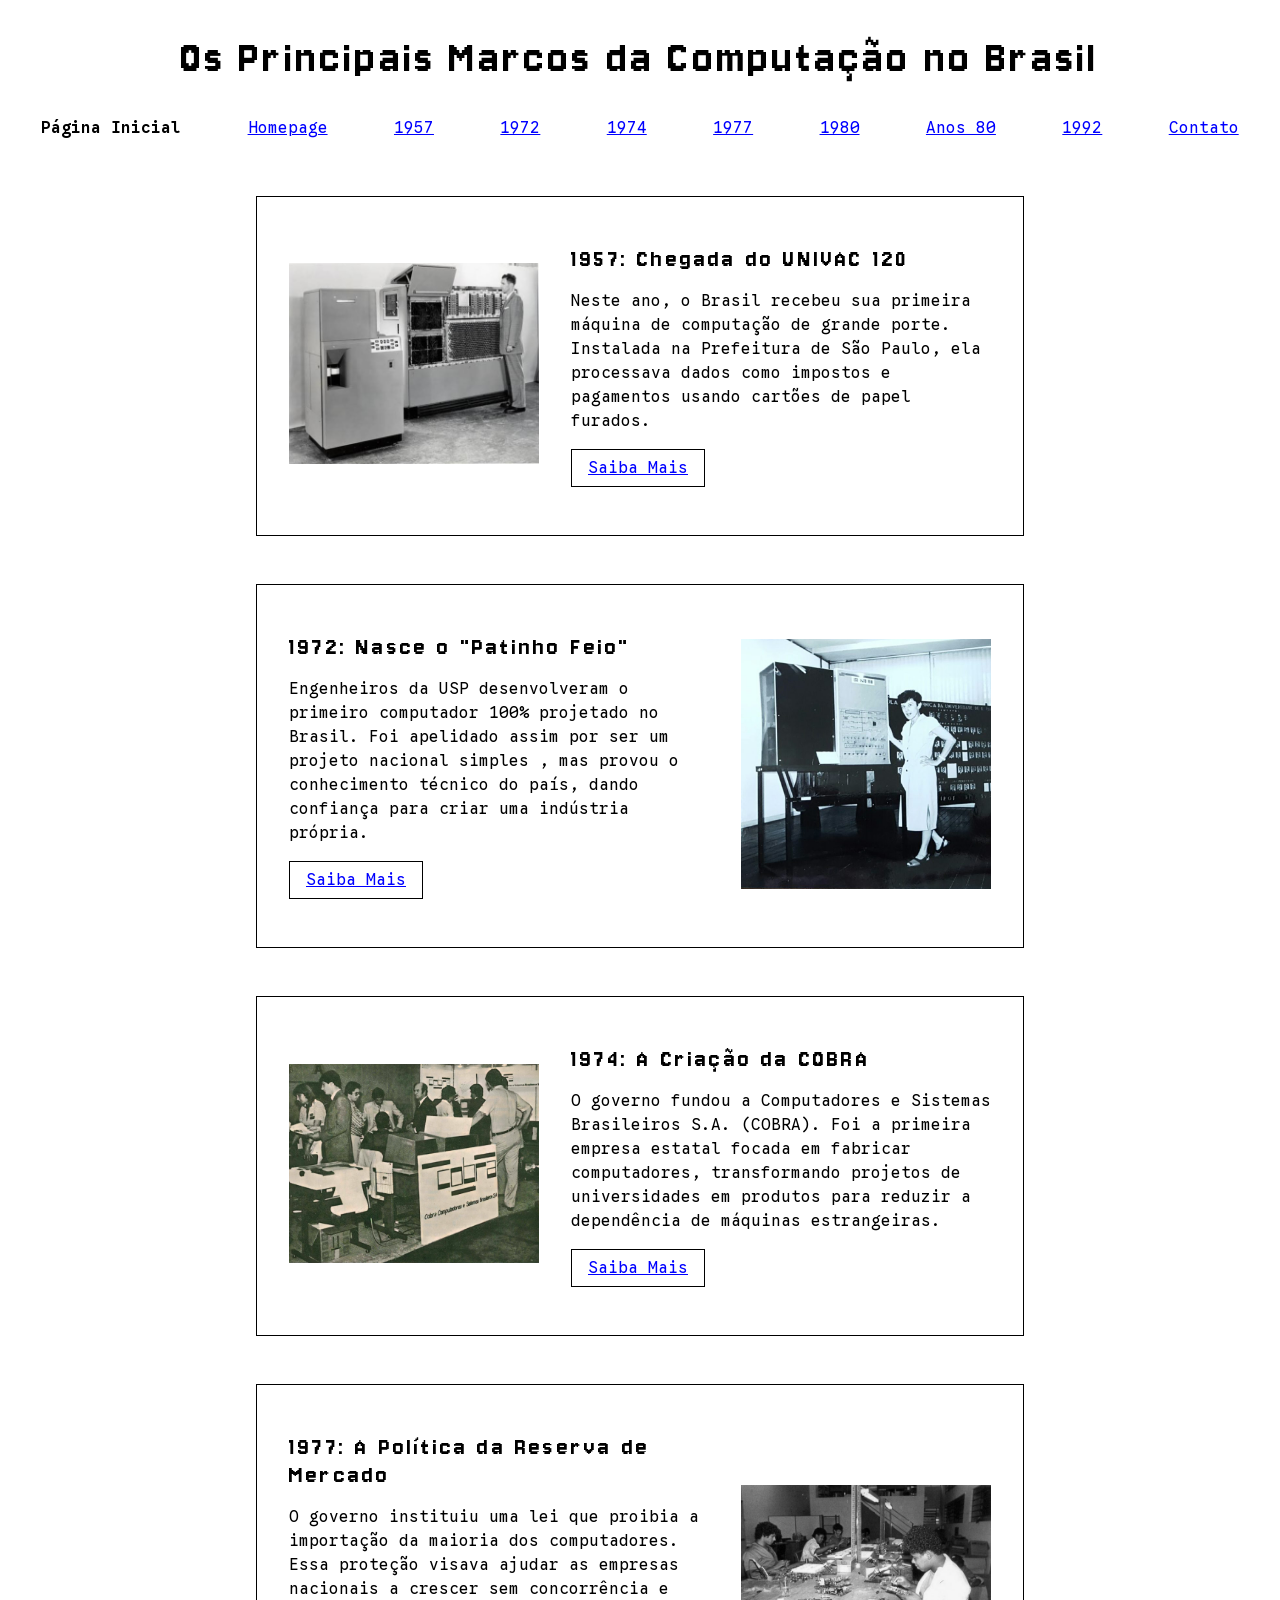
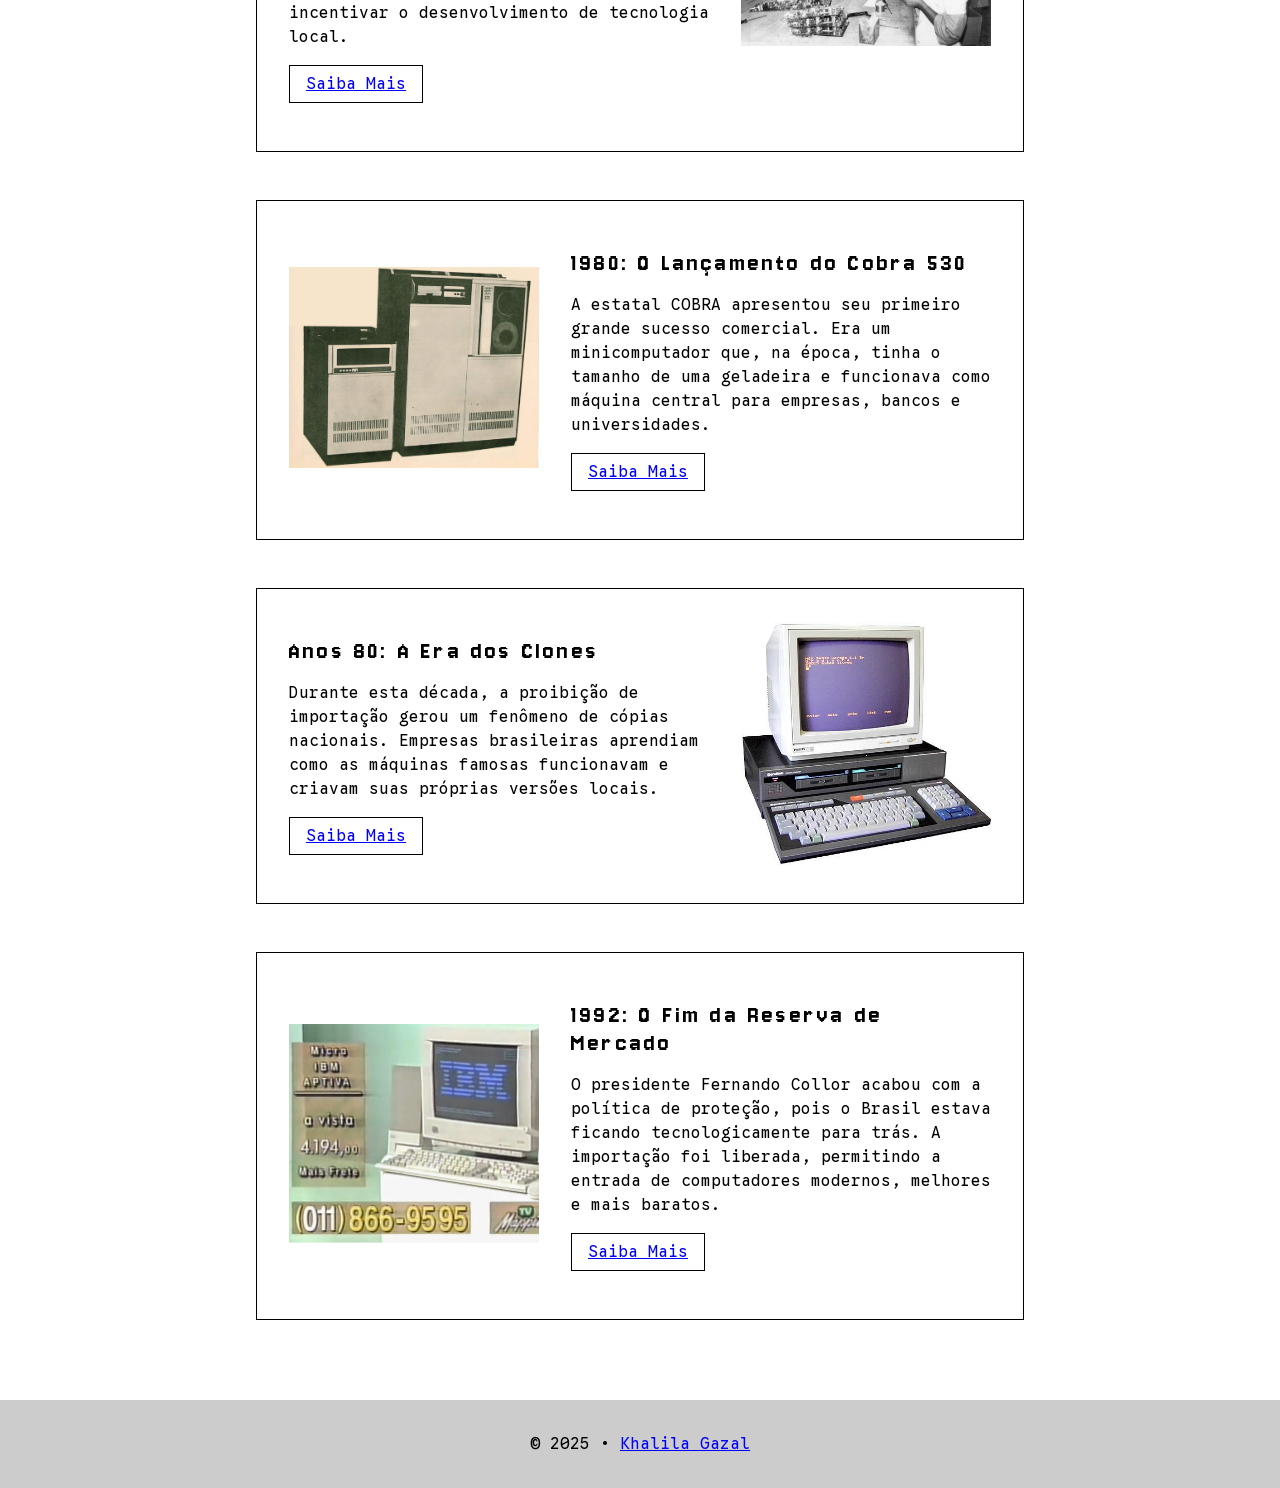
<file: index.html>
<!DOCTYPE html>
<html lang="pt-br">
<head>
    <meta charset="UTF-8">
    <meta name="viewport" content="width=device-width, initial-scale=1.0">
    <title>Os Principais Marcos da Computação no Brasil</title>
    <link rel="preconnect" href="https://fonts.googleapis.com">
    <link rel="preconnect" href="https://fonts.gstatic.com" crossorigin>
    <link href="https://fonts.googleapis.com/css2?family=Google+Sans+Code:ital,wght@0,300..800;1,300..800&family=Jersey+10&display=swap" rel="stylesheet">
    <link rel="stylesheet" href="css/style.css">
    <link rel="shortcut icon" href="images/favicon.png" type="image/png">
</head>
<body>
    <header>
        <h1>Os Principais Marcos da Computação no Brasil</h1>
        <nav>
            <ul>
                <li><a href="index.html" class="current">Página Inicial</a></li>
                <li><a href="pages/homepage.html">Homepage</a></li>
                <li><a href="pages/1957.html">1957</a></li>
                <li><a href="pages/1972.html">1972</a></li>
                <li><a href="pages/1974.html">1974</a></li>
                <li><a href="pages/1977.html">1977</a></li>
                <li><a href="pages/1980.html">1980</a></li>
                <li><a href="pages/anos80.html">Anos 80</a></li>
                <li><a href="pages/1992.html">1992</a></li>
                <li><a href="pages/contato.html">Contato</a></li>
            </ul>
        </nav>
    </header>
    
    <main class="container home">
        <article>
            <figure>
                <img src="images/1957.jpg" class="img-scale" alt="Foto em preto e branco de um homem de terno ao lado do computador UNIVAC 120, uma máquina de grande porte que ocupa uma sala.">
            </figure>
            <section>
                <h2>1957: Chegada do UNIVAC 120</h2>
                <p>Neste ano, o Brasil recebeu sua primeira máquina de computação de grande porte. Instalada na Prefeitura de São Paulo, ela processava dados como impostos e pagamentos usando cartões de papel furados.</p>
                <a href="pages/1957.html">Saiba Mais</a>
            </section>
        </article>
        <article>
            <figure>
                <img src="images/1972.jpg" class="img-scale" alt="Foto em preto e branco de uma mulher ao lado do computador 'Patinho Feio' da USP, apontando para seu painel.">
            </figure>
            <section>
                <h2>1972: Nasce o "Patinho Feio"</h2>
                <p>Engenheiros da USP desenvolveram o primeiro computador 100% projetado no Brasil. Foi apelidado assim por ser um projeto nacional simples , mas provou o conhecimento técnico do país, dando confiança para criar uma indústria própria.</p>
                <a href="pages/1972.html">Saiba Mais</a>
            </section>
        </article>
        <article>
            <figure>
                <img src="images/1974.jpg" class="img-scale" alt="Foto de época, em tom envelhecido, de um estande da COBRA Computadores, com pessoas reunidas ao redor de um terminal e o logo da empresa em destaque.">
            </figure>
            <section>
                <h2>1974: A Criação da COBRA</h2>
                <p>O governo fundou a Computadores e Sistemas Brasileiros S.A. (COBRA). Foi a primeira empresa estatal focada em fabricar computadores, transformando projetos de universidades em produtos para reduzir a dependência de máquinas estrangeiras.</p>
                <a href="pages/1974.html">Saiba Mais</a>
            </section>
        </article>
        <article>
            <figure>
                <img src="images/1977.jpg" class="img-scale" alt="Foto em preto e branco de operárias em uma linha de montagem de fábrica, soldando e montando placas de circuito.">
            </figure>
            <section>
                <h2>1977: A Política da Reserva de Mercado</h2>
                <p>O governo instituiu uma lei que proibia a importação da maioria dos computadores. Essa proteção visava ajudar as empresas nacionais a crescer sem concorrência e incentivar o desenvolvimento de tecnologia local.</p>
                <a href="pages/1977.html">Saiba Mais</a>
            </section>
        </article>
        <article>
            <figure>
                <img src="images/1980.jpg" class="img-scale" alt="Foto de época, em tom envelhecido, do minicomputador Cobra 530, mostrando seus grandes gabinetes e a unidade de fita magnética de rolo.">
            </figure>
            <section>
                <h2>1980: O Lançamento do Cobra 530</h2>
                <p>A estatal COBRA apresentou seu primeiro grande sucesso comercial. Era um minicomputador que, na época, tinha o tamanho de uma geladeira e funcionava como máquina central para empresas, bancos e universidades.</p>
                <a href="pages/1980.html">Saiba Mais</a>
            </section>
        </article>
        <article>
            <figure>
                <img src="images/anos80.jpg" class="img-scale" alt="Um microcomputador clone brasileiro dos anos 80, da marca Gradiente, com monitor, teclado e dois drives de disquete.">
            </figure>
            <section>
                <h2>Anos 80: A Era dos Clones</h2>
                <p>Durante esta década, a proibição de importação gerou um fenômeno de cópias nacionais. Empresas brasileiras aprendiam como as máquinas famosas funcionavam e criavam suas próprias versões locais.</p>
                <a href="pages/anos80.html">Saiba Mais</a>
            </section>
        </article>
        <article>
            <figure>
                <img src="images/1992.jpg" class="img-scale" alt="Captura de tela de um anúncio de TV antigo para um computador 'Micro IBM APTIVA', mostrando o preço à vista de 4194,00 (mais frete) e um telefone de televendas.">
            </figure>
            <section>
                <h2>1992: O Fim da Reserva de Mercado</h2>
                <p>O presidente Fernando Collor acabou com a política de proteção, pois o Brasil estava ficando tecnologicamente para trás. A importação foi liberada, permitindo a entrada de computadores modernos, melhores e mais baratos.</p>
                <a href="pages/1992.html">Saiba Mais</a>
            </section>
        </article>
    </main>
    
    <footer>
        <p>&copy; 2025 &bull; <a href="https://github.com/khaliladev" target="_blank">Khalila Gazal</a></p>
    </footer>
</body>
</html>
</file>
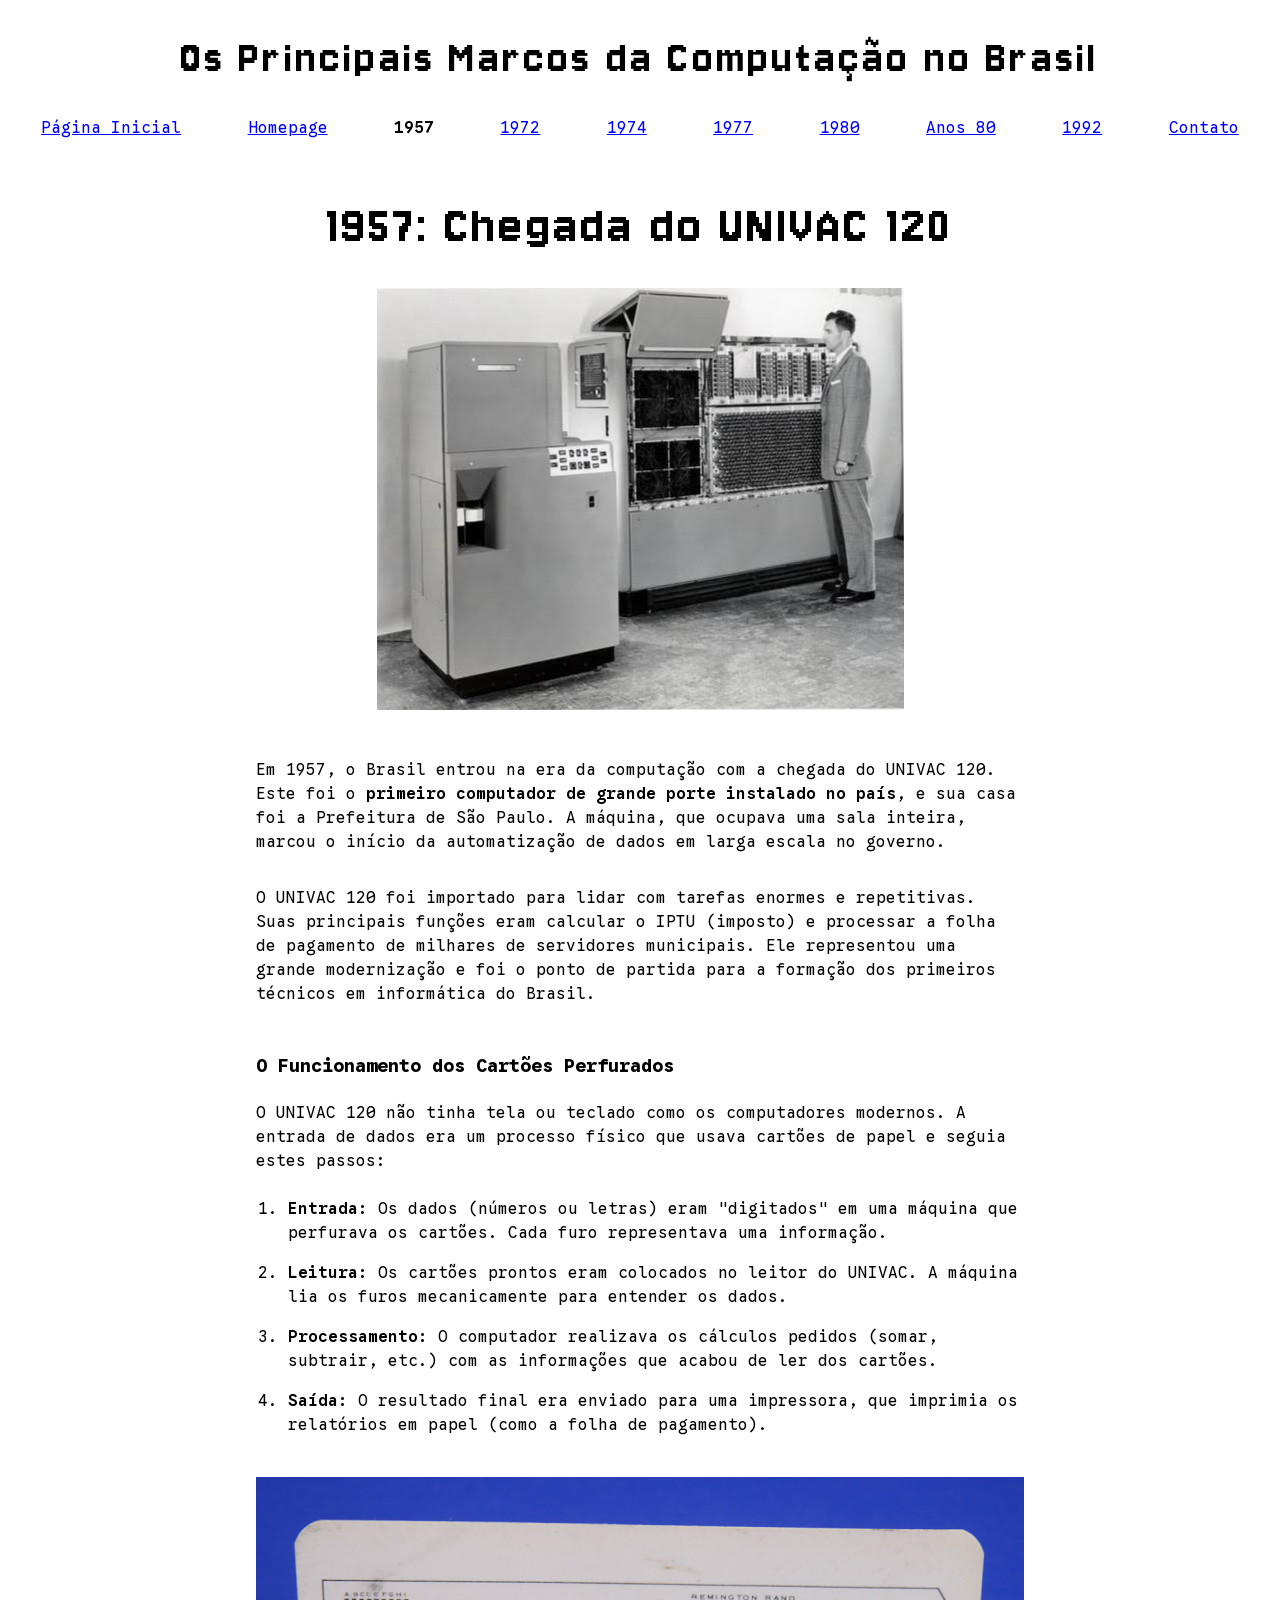
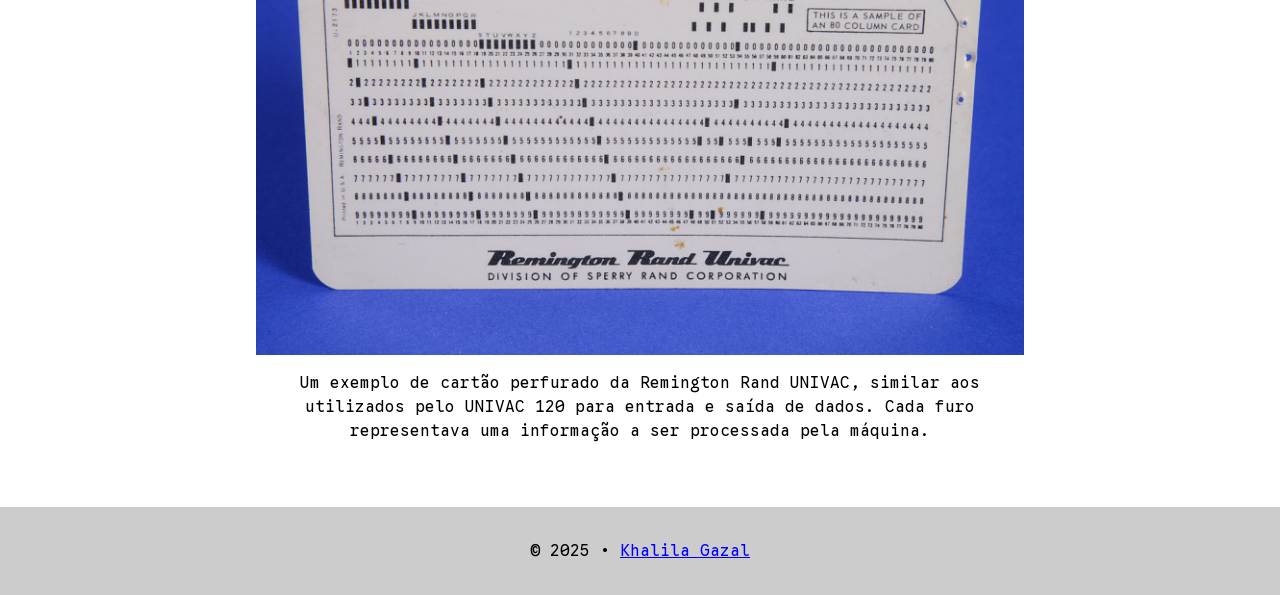
<file: pages/1957.html>
<!DOCTYPE html>
<html lang="pt-br">
<head>
    <meta charset="UTF-8">
    <meta name="viewport" content="width=device-width, initial-scale=1.0">
    <title>1957 | Os Principais Marcos da Computação no Brasil</title>
    <link rel="preconnect" href="https://fonts.googleapis.com">
    <link rel="preconnect" href="https://fonts.gstatic.com" crossorigin>
    <link href="https://fonts.googleapis.com/css2?family=Google+Sans+Code:ital,wght@0,300..800;1,300..800&family=Jersey+10&display=swap" rel="stylesheet">
    <link rel="stylesheet" href="../css/style.css">
    <link rel="shortcut icon" href="../images/favicon.png" type="image/png">
</head>
<body>
    <header>
        <h1>Os Principais Marcos da Computação no Brasil</h1>
        <nav>
            <ul>
                <li><a href="../index.html">Página Inicial</a></li>
                <li><a href="homepage.html">Homepage</a></li>
                <li><a href="1957.html" class="current">1957</a></li>
                <li><a href="1972.html">1972</a></li>
                <li><a href="1974.html">1974</a></li>
                <li><a href="1977.html">1977</a></li>
                <li><a href="1980.html">1980</a></li>
                <li><a href="anos80.html">Anos 80</a></li>
                <li><a href="1992.html">1992</a></li>
                <li><a href="contato.html">Contato</a></li>
            </ul>
        </nav>
    </header>

    <main class="container">
        <h2 class="title">1957: Chegada do UNIVAC 120</h2>
        <article>
            <section>
                <img src="../images/1957.jpg" alt="Foto em preto e branco de um homem de terno ao lado do computador UNIVAC 120, uma máquina de grande porte que ocupa uma sala.">
            </section>
            <section>
                <p>Em 1957, o Brasil entrou na era da computação com a chegada do UNIVAC 120. Este foi o <span>primeiro computador de grande porte instalado no país</span>, e sua casa foi a Prefeitura de São Paulo. A máquina, que ocupava uma sala inteira, marcou o início da automatização de dados em larga escala no governo.</p>
                <p>O UNIVAC 120 foi importado para lidar com tarefas enormes e repetitivas. Suas principais funções eram calcular o IPTU (imposto) e processar a folha de pagamento de milhares de servidores municipais. Ele representou uma grande modernização e foi o ponto de partida para a formação dos primeiros técnicos em informática do Brasil.</p>              
            </section>
            <section>
                <h3>O Funcionamento dos Cartões Perfurados</h3>
                <p>O UNIVAC 120 não tinha tela ou teclado como os computadores modernos. A entrada de dados era um processo físico que usava cartões de papel e seguia estes passos:</p>
                <ol>
                    <li><span>Entrada:</span> Os dados (números ou letras) eram "digitados" em uma máquina que perfurava os cartões. Cada furo representava uma informação.</li>
                    <li><span>Leitura:</span> Os cartões prontos eram colocados no leitor do UNIVAC. A máquina lia os furos mecanicamente para entender os dados.</li>
                    <li><span>Processamento:</span> O computador realizava os cálculos pedidos (somar, subtrair, etc.) com as informações que acabou de ler dos cartões.</li>
                    <li><span>Saída:</span> O resultado final era enviado para uma impressora, que imprimia os relatórios em papel (como a folha de pagamento).</li>
                </ol>
            </section>
            <section>
                <figure>
                    <img src="../images/1957-cartao.jpg" alt="Foto de um cartão perfurado branco da Remington Rand UNIVAC, mostrando fileiras de números, letras e padrões de furos que representam dados.">
                    <figcaption>Um exemplo de cartão perfurado da Remington Rand UNIVAC, similar aos utilizados pelo UNIVAC 120 para entrada e saída de dados. Cada furo representava uma informação a ser processada pela máquina.</figcaption>
                </figure>
            </section>
        </article>
    </main>

    <footer>
        <p>&copy; 2025 &bull; <a href="https://github.com/khaliladev" target="_blank">Khalila Gazal</a></p>
    </footer>
</body>
</html>
</file>
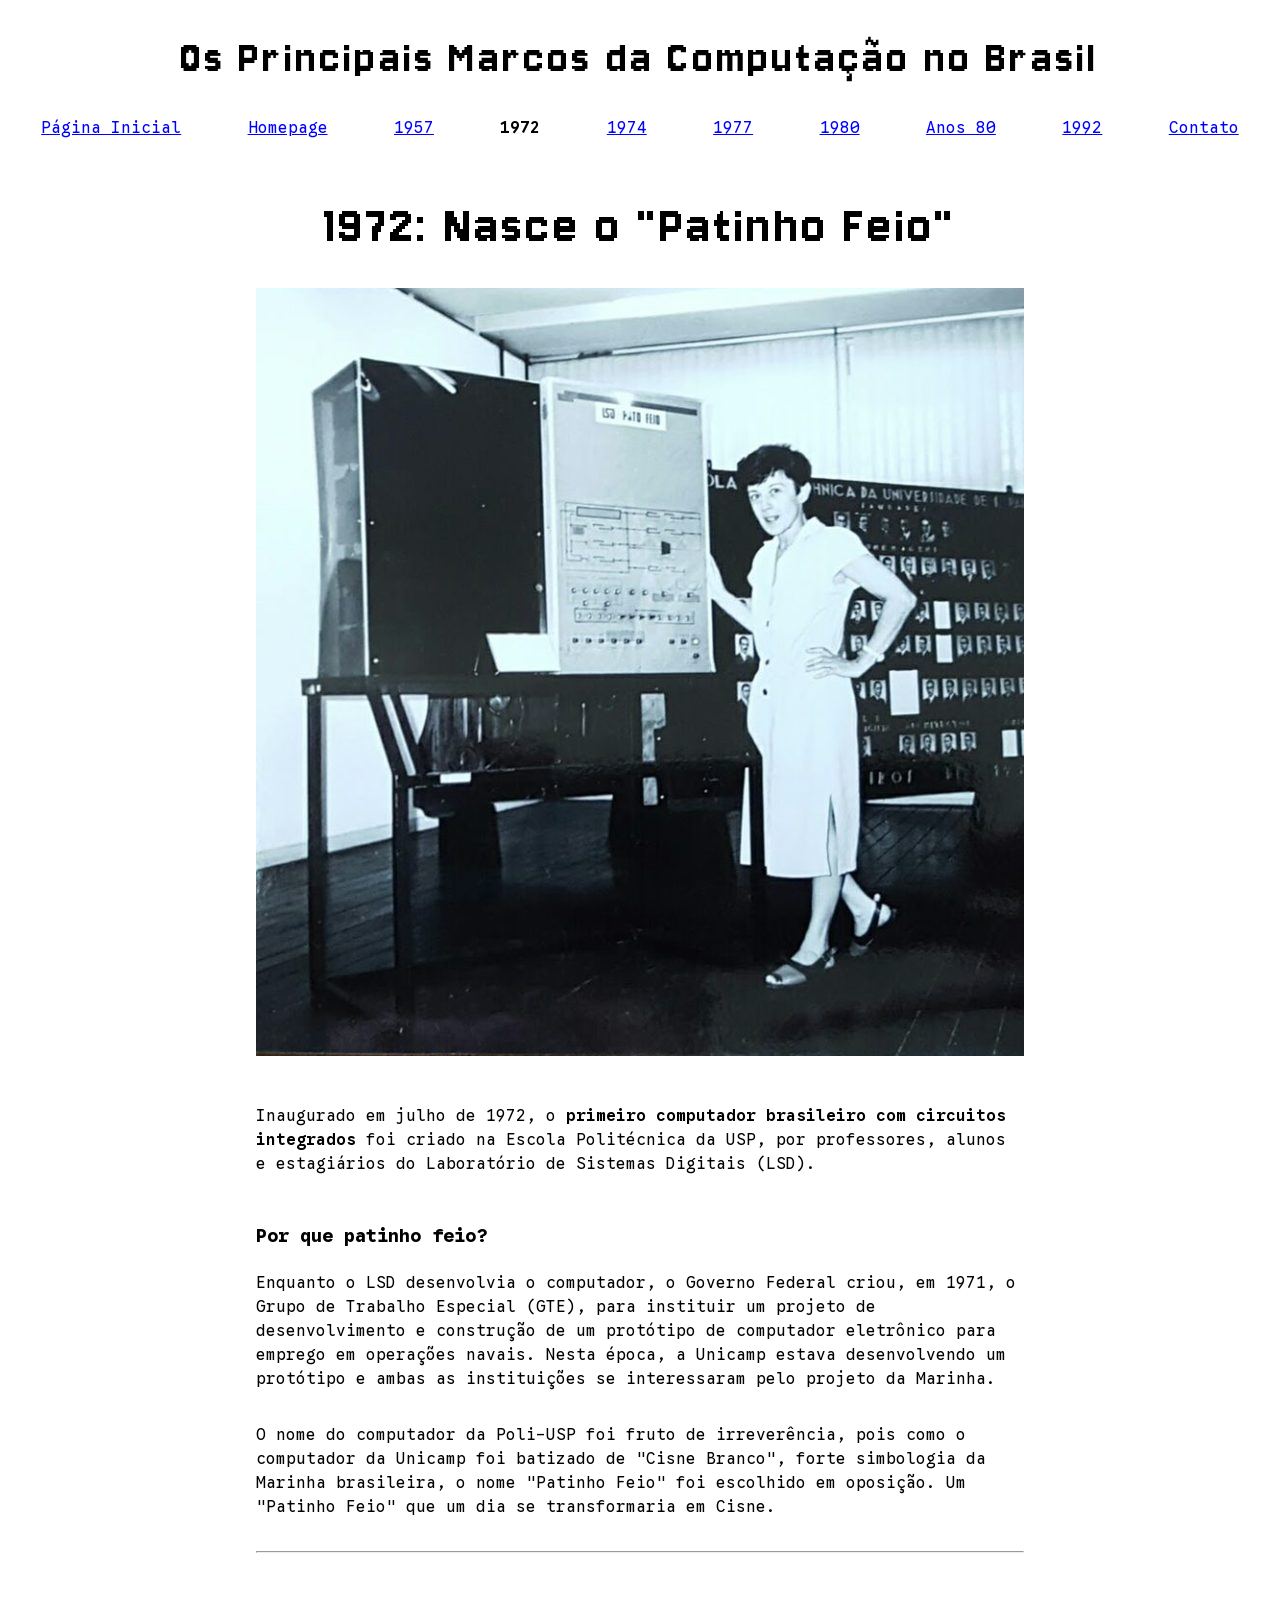
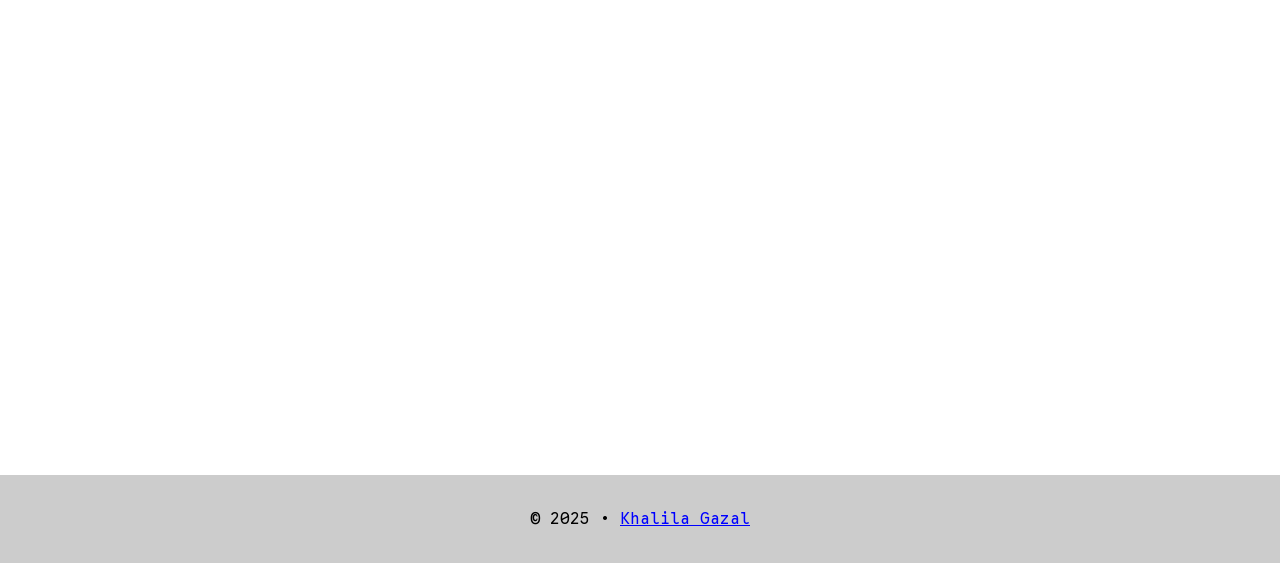
<file: pages/1972.html>
<!DOCTYPE html>
<html lang="pt-br">
<head>
    <meta charset="UTF-8">
    <meta name="viewport" content="width=device-width, initial-scale=1.0">
    <title>1972 | Os Principais Marcos da Computação no Brasil</title>
    <link rel="preconnect" href="https://fonts.googleapis.com">
    <link rel="preconnect" href="https://fonts.gstatic.com" crossorigin>
    <link href="https://fonts.googleapis.com/css2?family=Google+Sans+Code:ital,wght@0,300..800;1,300..800&family=Jersey+10&display=swap" rel="stylesheet">
    <link rel="stylesheet" href="../css/style.css">
    <link rel="shortcut icon" href="../images/favicon.png" type="image/png">
</head>
<body>
    <header>
        <h1>Os Principais Marcos da Computação no Brasil</h1>
        <nav>
            <ul>
                <li><a href="../index.html">Página Inicial</a></li>
                <li><a href="homepage.html">Homepage</a></li>
                <li><a href="1957.html">1957</a></li>
                <li><a href="1972.html" class="current">1972</a></li>
                <li><a href="1974.html">1974</a></li>
                <li><a href="1977.html">1977</a></li>
                <li><a href="1980.html">1980</a></li>
                <li><a href="anos80.html">Anos 80</a></li>
                <li><a href="1992.html">1992</a></li>
                <li><a href="contato.html">Contato</a></li>
            </ul>
        </nav>
    </header>

    <main class="container">
        <h2 class="title">1972: Nasce o "Patinho Feio"</h2>
        <article>
            <section>
                <img src="../images/1972.jpg" alt="Foto em preto e branco de uma mulher ao lado do computador 'Patinho Feio' da USP, apontando para seu painel.">
            </section>
            <section>
                <p>Inaugurado em julho de 1972, o <span>primeiro computador brasileiro com circuitos integrados</span> foi criado na Escola Politécnica da USP, por professores, alunos e estagiários do Laboratório de Sistemas Digitais (LSD).</p>
            </section>
            <section>             
                <h3>Por que patinho feio?</h3>
                <p>Enquanto o LSD desenvolvia o computador, o Governo Federal criou, em 1971, o Grupo de Trabalho Especial (GTE), para instituir um projeto de desenvolvimento e construção de um protótipo de computador eletrônico para emprego em operações navais. Nesta época, a Unicamp estava desenvolvendo um protótipo e ambas as instituições se interessaram pelo projeto da Marinha.</p>
                <p>O nome do computador da Poli-USP foi fruto de irreverência, pois como o computador da Unicamp foi batizado de "Cisne Branco", forte simbologia da Marinha brasileira, o nome "Patinho Feio" foi escolhido em oposição. Um "Patinho Feio" que um dia se transformaria em Cisne.</p>
            </section>
            <hr>
            <section>
                <iframe class="video" src="https://www.youtube.com/embed/wQ22Ymo0Spk?si=qEB0LjLe6SiiEV_Y" title="YouTube video player" frameborder="0" allow="accelerometer; autoplay; clipboard-write; encrypted-media; gyroscope; picture-in-picture; web-share" referrerpolicy="strict-origin-when-cross-origin" allowfullscreen></iframe>
            </section>
        </article>
    </main>

    <footer>
        <p>&copy; 2025 &bull; <a href="https://github.com/khaliladev" target="_blank">Khalila Gazal</a></p>
    </footer>
</body>
</html>
</file>
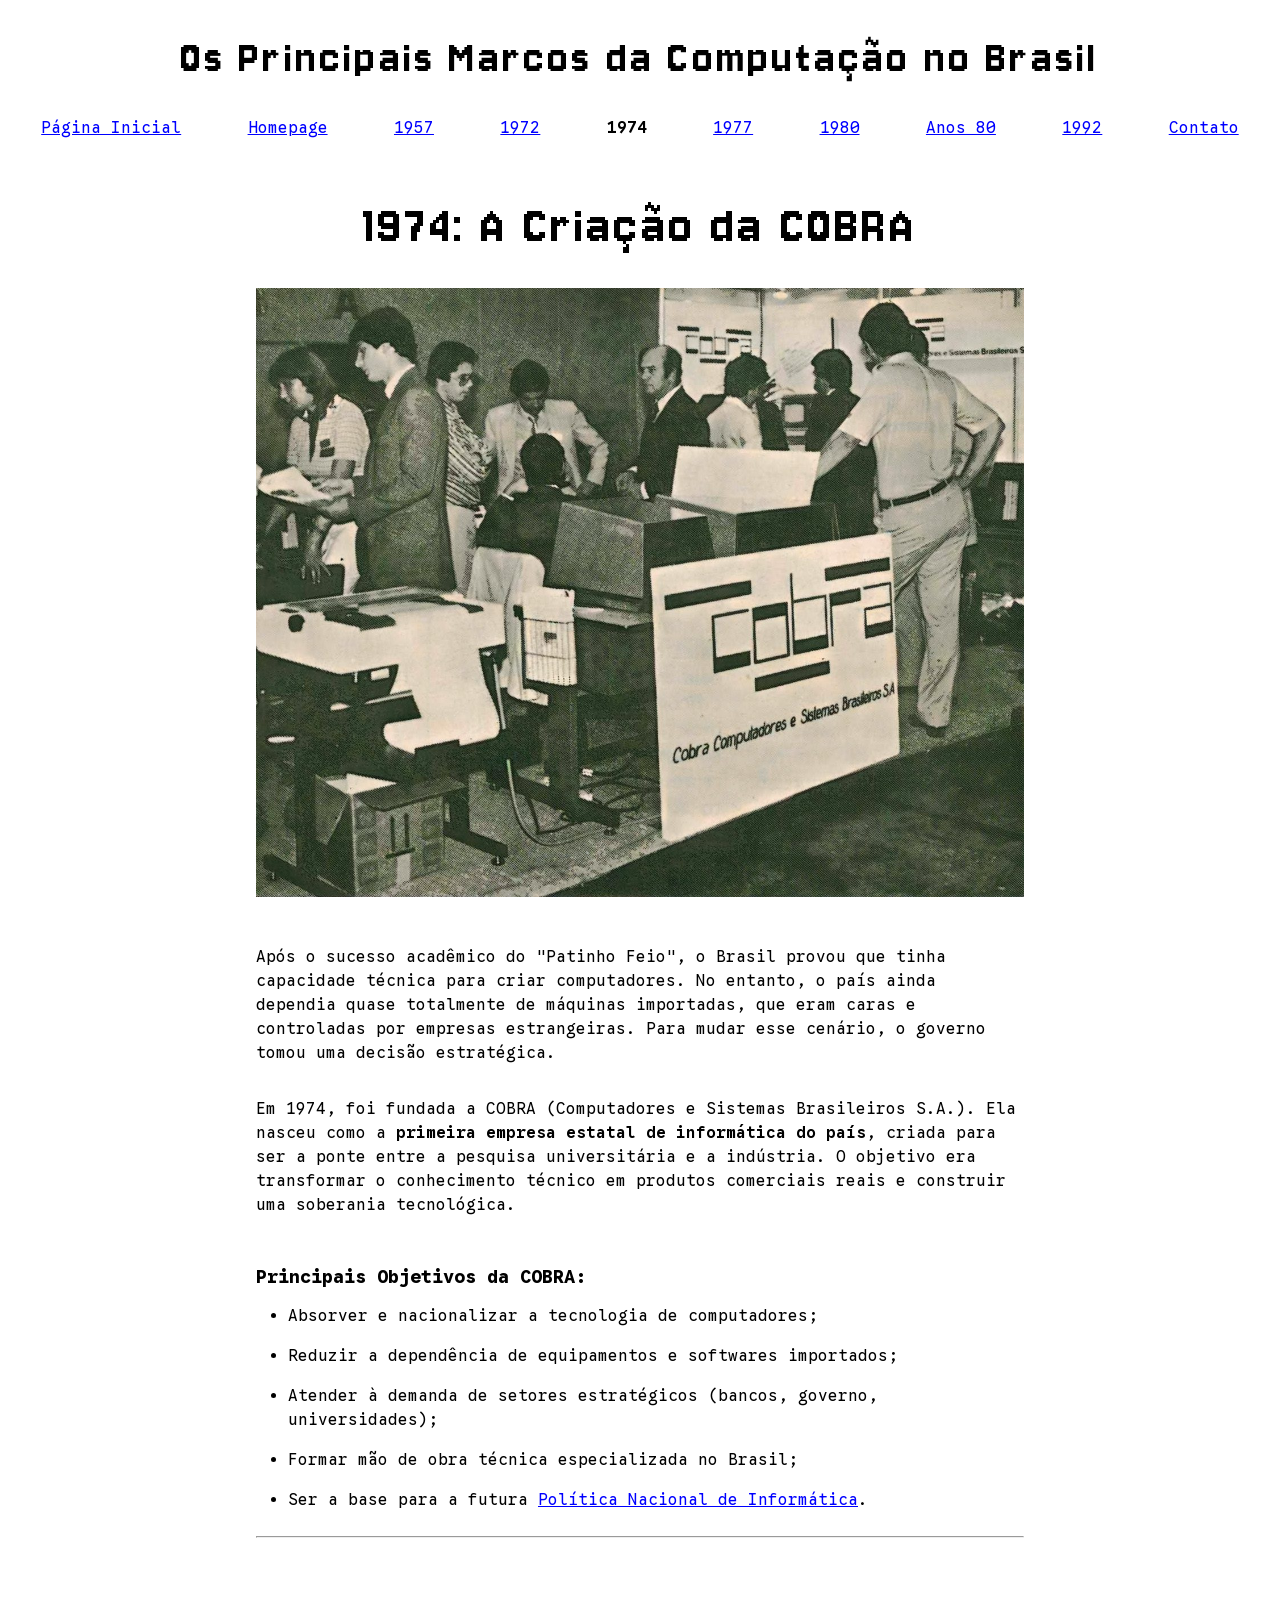
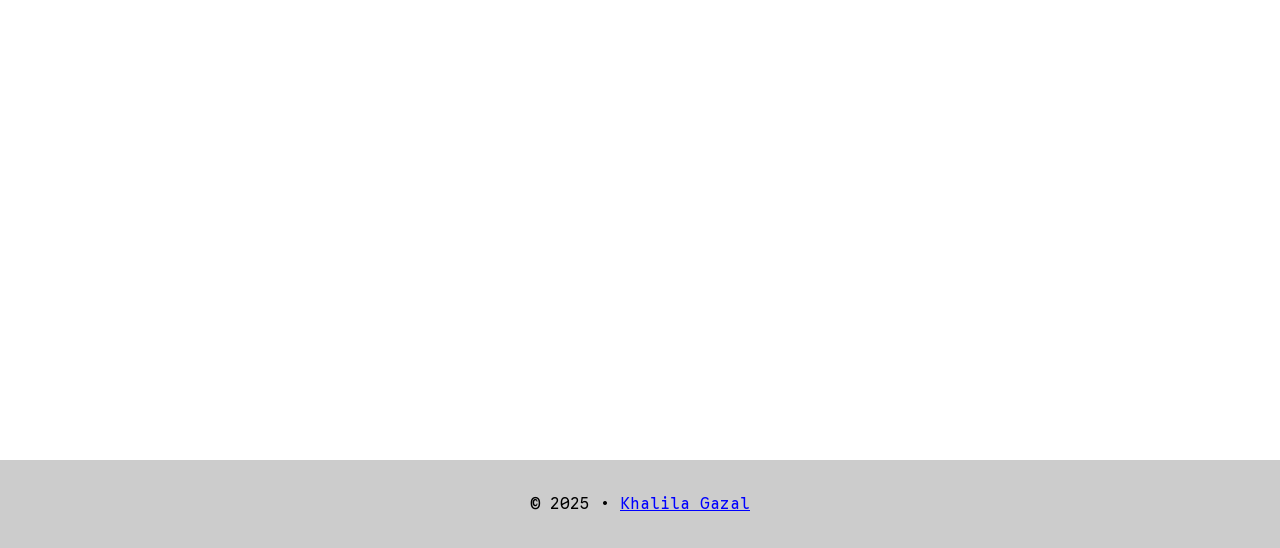
<file: pages/1974.html>
<!DOCTYPE html>
<html lang="pt-br">
<head>
    <meta charset="UTF-8">
    <meta name="viewport" content="width=device-width, initial-scale=1.0">
    <title>1974 | Os Principais Marcos da Computação no Brasil</title>
    <link rel="preconnect" href="https://fonts.googleapis.com">
    <link rel="preconnect" href="https://fonts.gstatic.com" crossorigin>
    <link href="https://fonts.googleapis.com/css2?family=Google+Sans+Code:ital,wght@0,300..800;1,300..800&family=Jersey+10&display=swap" rel="stylesheet">
    <link rel="stylesheet" href="../css/style.css">
    <link rel="shortcut icon" href="../images/favicon.png" type="image/png">
</head>
<body>
    <header>
        <h1>Os Principais Marcos da Computação no Brasil</h1>
        <nav>
            <ul>
                <li><a href="../index.html">Página Inicial</a></li>
                <li><a href="homepage.html">Homepage</a></li>
                <li><a href="1957.html">1957</a></li>
                <li><a href="1972.html">1972</a></li>
                <li><a href="1974.html" class="current">1974</a></li>
                <li><a href="1977.html">1977</a></li>
                <li><a href="1980.html">1980</a></li>
                <li><a href="anos80.html">Anos 80</a></li>
                <li><a href="1992.html">1992</a></li>
                <li><a href="contato.html">Contato</a></li>
            </ul>
        </nav>
    </header>

    <main class="container">
        <h2 class="title">1974: A Criação da COBRA</h2>
        <article>
            <section>
                <img src="../images/1974.jpg" alt="Foto de época, em tom envelhecido, de um estande da COBRA Computadores, com pessoas reunidas ao redor de um terminal e o logo da empresa em destaque.">
            </section>
            <section>
                <p>Após o sucesso acadêmico do "Patinho Feio", o Brasil provou que tinha capacidade técnica para criar computadores. No entanto, o país ainda dependia quase totalmente de máquinas importadas, que eram caras e controladas por empresas estrangeiras. Para mudar esse cenário, o governo tomou uma decisão estratégica.</p>
                <p>Em 1974, foi fundada a COBRA (Computadores e Sistemas Brasileiros S.A.). Ela nasceu como a <span>primeira empresa estatal de informática do país</span>, criada para ser a ponte entre a pesquisa universitária e a indústria. O objetivo era transformar o conhecimento técnico em produtos comerciais reais e construir uma soberania tecnológica.</p>
            </section>
            <section>
                <h3>Principais Objetivos da COBRA:</h3>
                <ul>
                    <li>Absorver e nacionalizar a tecnologia de computadores;</li>
                    <li>Reduzir a dependência de equipamentos e softwares importados;</li>
                    <li>Atender à demanda de setores estratégicos (bancos, governo, universidades);</li>
                    <li>Formar mão de obra técnica especializada no Brasil;</li>
                    <li>Ser a base para a futura <a href="https://pt.wikipedia.org/wiki/Pol%C3%ADtica_Nacional_de_Inform%C3%A1tica" target="_blank">Política Nacional de Informática</a>.</li>
                </ul>
            </section>
            <hr>
            <section>
                <iframe class="video" src="https://www.youtube.com/embed/uUCLerEA9vA?si=10-hl5Cj0OsubiII" title="YouTube video player" frameborder="0" allow="accelerometer; autoplay; clipboard-write; encrypted-media; gyroscope; picture-in-picture; web-share" referrerpolicy="strict-origin-when-cross-origin" allowfullscreen></iframe>
            </section>
        </article>
    </main>

    <footer>
        <p>&copy; 2025 &bull; <a href="https://github.com/khaliladev" target="_blank">Khalila Gazal</a></p>
    </footer>
</body>
</html>
</file>
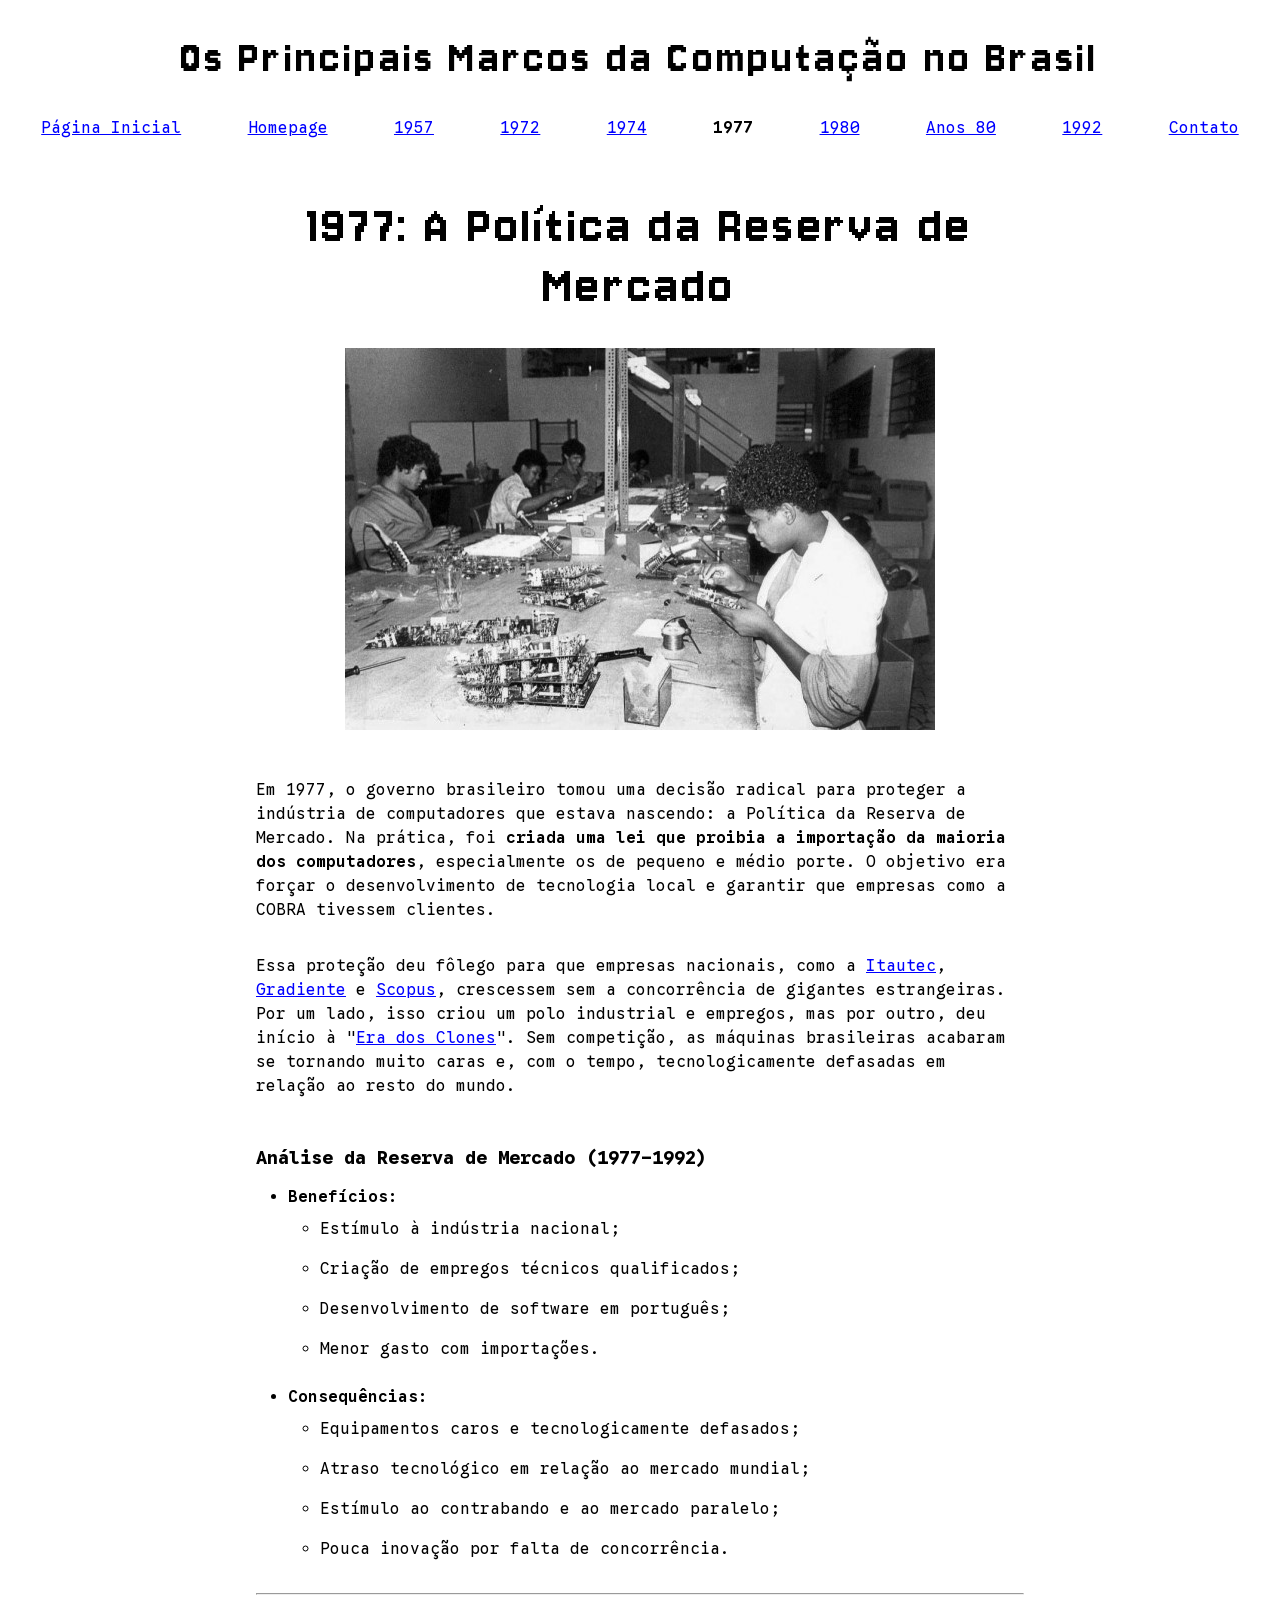
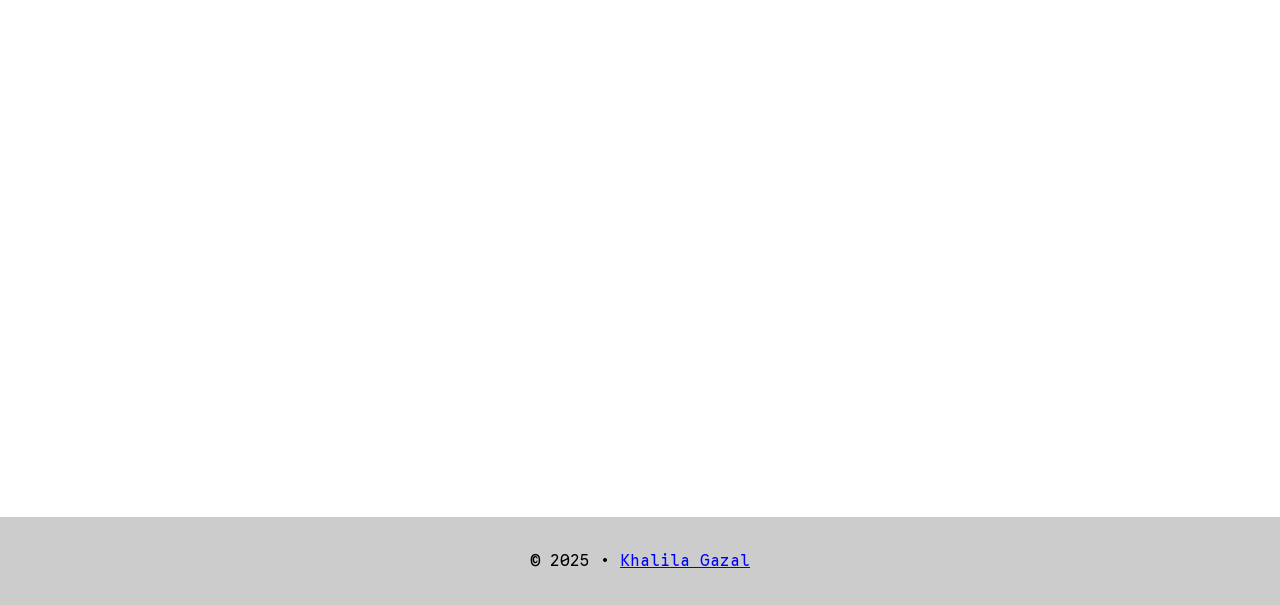
<file: pages/1977.html>
<!DOCTYPE html>
<html lang="pt-br">
<head>
    <meta charset="UTF-8">
    <meta name="viewport" content="width=device-width, initial-scale=1.0">
    <title>1977 | Os Principais Marcos da Computação no Brasil</title>
    <link rel="preconnect" href="https://fonts.googleapis.com">
    <link rel="preconnect" href="https://fonts.gstatic.com" crossorigin>
    <link href="https://fonts.googleapis.com/css2?family=Google+Sans+Code:ital,wght@0,300..800;1,300..800&family=Jersey+10&display=swap" rel="stylesheet">
    <link rel="stylesheet" href="../css/style.css">
    <link rel="shortcut icon" href="../images/favicon.png" type="image/png">
</head>
<body>
    <header>
        <h1>Os Principais Marcos da Computação no Brasil</h1>
        <nav>
            <ul>
                <li><a href="../index.html">Página Inicial</a></li>
                <li><a href="homepage.html">Homepage</a></li>
                <li><a href="1957.html">1957</a></li>
                <li><a href="1972.html">1972</a></li>
                <li><a href="1974.html">1974</a></li>
                <li><a href="1977.html" class="current">1977</a></li>
                <li><a href="1980.html">1980</a></li>
                <li><a href="anos80.html">Anos 80</a></li>
                <li><a href="1992.html">1992</a></li>
                <li><a href="contato.html">Contato</a></li>
            </ul>
        </nav>
    </header>

    <main class="container">
        <h2 class="title">1977: A Política da Reserva de Mercado</h2>
        <article>
            <section>
                <img src="../images/1977.jpg" alt="Foto em preto e branco de operárias em uma linha de montagem de fábrica, soldando e montando placas de circuito.">
            </section>
            <section>
                <p>Em 1977, o governo brasileiro tomou uma decisão radical para proteger a indústria de computadores que estava nascendo: a Política da Reserva de Mercado. Na prática, foi <span>criada uma lei que proibia a importação da maioria dos computadores</span>, especialmente os de pequeno e médio porte. O objetivo era forçar o desenvolvimento de tecnologia local e garantir que empresas como a COBRA tivessem clientes.</p>
                <p>Essa proteção deu fôlego para que empresas nacionais, como a <a href="https://pt.wikipedia.org/wiki/Itautec" target="_blank">Itautec</a>, <a href="https://pt.wikipedia.org/wiki/Gradiente_(empresa)" target="_blank">Gradiente</a> e <a href="https://pt.wikipedia.org/wiki/Scopus_Tecnologia" target="_blank">Scopus</a>, crescessem sem a concorrência de gigantes estrangeiras. Por um lado, isso criou um polo industrial e empregos, mas por outro, deu início à "<a href="anos80.html">Era dos Clones</a>". Sem competição, as máquinas brasileiras acabaram se tornando muito caras e, com o tempo, tecnologicamente defasadas em relação ao resto do mundo.</p>
            </section>
            <section>
                <h3>Análise da Reserva de Mercado (1977-1992)</h3>
                <ul>
                    <li><span>Benefícios:</span>
                        <ul>
                            <li>Estímulo à indústria nacional;</li>
                            <li>Criação de empregos técnicos qualificados;</li>
                            <li>Desenvolvimento de software em português;</li>
                            <li>Menor gasto com importações.</li>
                        </ul>
                    </li>
                    <li><span>Consequências:</span>
                        <ul>
                            <li>Equipamentos caros e tecnologicamente defasados;</li>
                            <li>Atraso tecnológico em relação ao mercado mundial;</li>
                            <li>Estímulo ao contrabando e ao mercado paralelo;</li>
                            <li>Pouca inovação por falta de concorrência.</li>
                        </ul>
                    </li>
                </ul>
            </section>
            <hr>
            <section>
                <iframe class="video" src="https://www.youtube.com/embed/UgN9v4Ru9z8?si=Ez5Rudwt0ukvqLNe" title="YouTube video player" frameborder="0" allow="accelerometer; autoplay; clipboard-write; encrypted-media; gyroscope; picture-in-picture; web-share" referrerpolicy="strict-origin-when-cross-origin" allowfullscreen></iframe>
            </section>
        </article>
    </main>

    <footer>
        <p>&copy; 2025 &bull; <a href="https://github.com/khaliladev" target="_blank">Khalila Gazal</a></p>
    </footer>
</body>
</html>
</file>
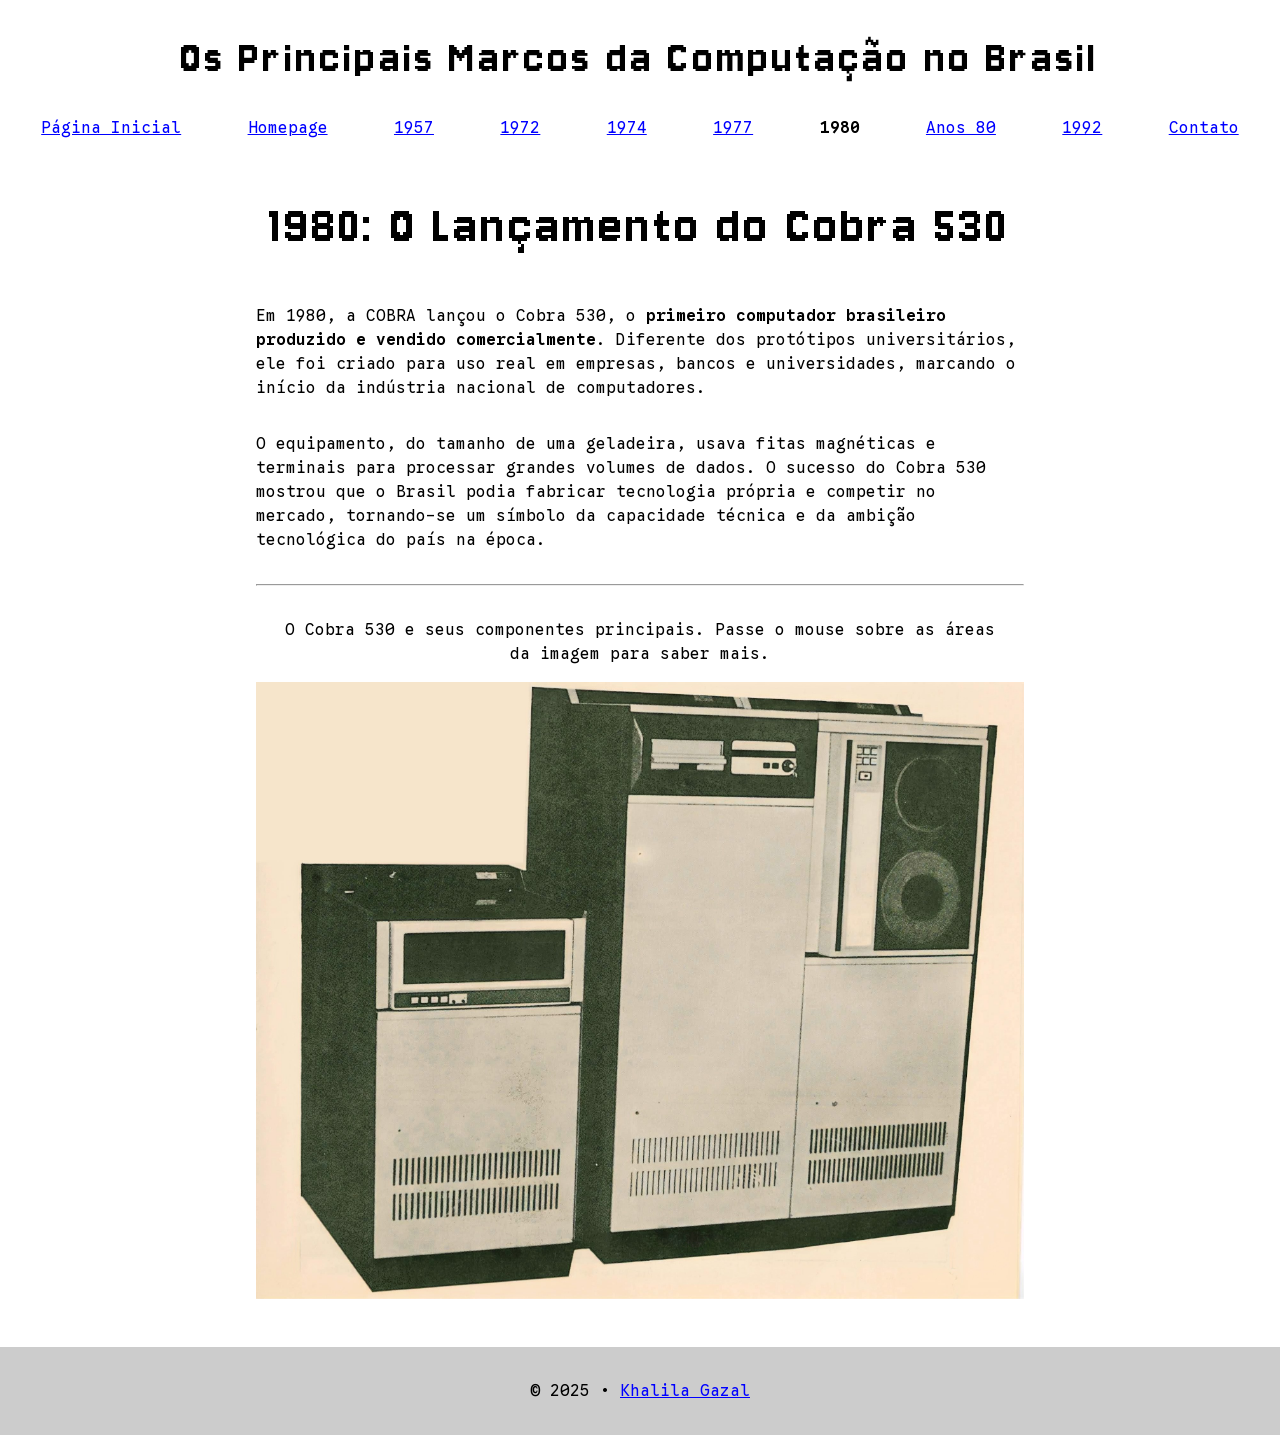
<file: pages/1980.html>
<!DOCTYPE html>
<html lang="pt-br">
<head>
    <meta charset="UTF-8">
    <meta name="viewport" content="width=device-width, initial-scale=1.0">
    <title>1980 | Os Principais Marcos da Computação no Brasil</title>
    <link rel="preconnect" href="https://fonts.googleapis.com">
    <link rel="preconnect" href="https://fonts.gstatic.com" crossorigin>
    <link href="https://fonts.googleapis.com/css2?family=Google+Sans+Code:ital,wght@0,300..800;1,300..800&family=Jersey+10&display=swap" rel="stylesheet">
    <link rel="stylesheet" href="../css/style.css">
    <link rel="shortcut icon" href="../images/favicon.png" type="image/png">
</head>
<body>
    <header>
        <h1>Os Principais Marcos da Computação no Brasil</h1>
        <nav>
            <ul>
                <li><a href="../index.html">Página Inicial</a></li>
                <li><a href="homepage.html">Homepage</a></li>
                <li><a href="1957.html">1957</a></li>
                <li><a href="1972.html">1972</a></li>
                <li><a href="1974.html">1974</a></li>
                <li><a href="1977.html">1977</a></li>
                <li><a href="1980.html" class="current">1980</a></li>
                <li><a href="anos80.html">Anos 80</a></li>
                <li><a href="1992.html">1992</a></li>
                <li><a href="contato.html">Contato</a></li>
            </ul>
        </nav>
    </header>

    <main class="container">
        <h2 class="title">1980: O Lançamento do Cobra 530</h2>
        <article>
            <section>
                <p>Em 1980, a COBRA lançou o Cobra 530, o <span>primeiro computador brasileiro produzido e vendido comercialmente</span>. Diferente dos protótipos universitários, ele foi criado para uso real em empresas, bancos e universidades, marcando o início da indústria nacional de computadores.</p>
                <p>O equipamento, do tamanho de uma geladeira, usava fitas magnéticas e terminais para processar grandes volumes de dados. O sucesso do Cobra 530 mostrou que o Brasil podia fabricar tecnologia própria e competir no mercado, tornando-se um símbolo da capacidade técnica e da ambição tecnológica do país na época.</p>
            </section>
            <hr>
            <section>
                <figure>
                    <figcaption>O Cobra 530 e seus componentes principais. Passe o mouse sobre as áreas da imagem para saber mais.</figcaption>
                    <img src="../images/1980.jpg" alt="Foto de época, em tom envelhecido, do minicomputador Cobra 530, mostrando seus grandes gabinetes e a unidade de fita magnética de rolo." usemap="#map-1980">
                </figure>
                <map name="map-1980">
                    <area shape="rect"
                        coords="0, 100, 340, 600"
                        href="#" onclick="return false;"
                        alt="Console do Operador"
                        title="Console do Operador: Esta era a estação de trabalho principal. O operador usava este terminal para digitar comandos, carregar programas e monitorar as atividades do computador.">
                    <area shape="rect"
                        coords="360, 10, 580, 100"
                        href="#" onclick="return false;"
                        alt="Unidade de Disquete"
                        title="Unidade de Disquete: Este leitor era usado para inserir disquetes flexíveis. A principal função era carregar o sistema operacional na memória para inicializar o sistema.">
                    <area shape="rect"
                        coords="590, 10, 800, 375"
                        href="#" onclick="return false;"
                        alt="Unidade de Fita Magnética"
                        title="Unidade de Fita Magnética: Estes rolos de fita funcionavam como o principal dispositivo de armazenamento de dados. Guardavam grandes quantidades de informação e eram essenciais para fazer cópias de segurança (backups).">
                </map>
            </section>
        </article>
    </main>

    <footer>
        <p>&copy; 2025 &bull; <a href="https://github.com/khaliladev" target="_blank">Khalila Gazal</a></p>
    </footer>
</body>
</html>
</file>
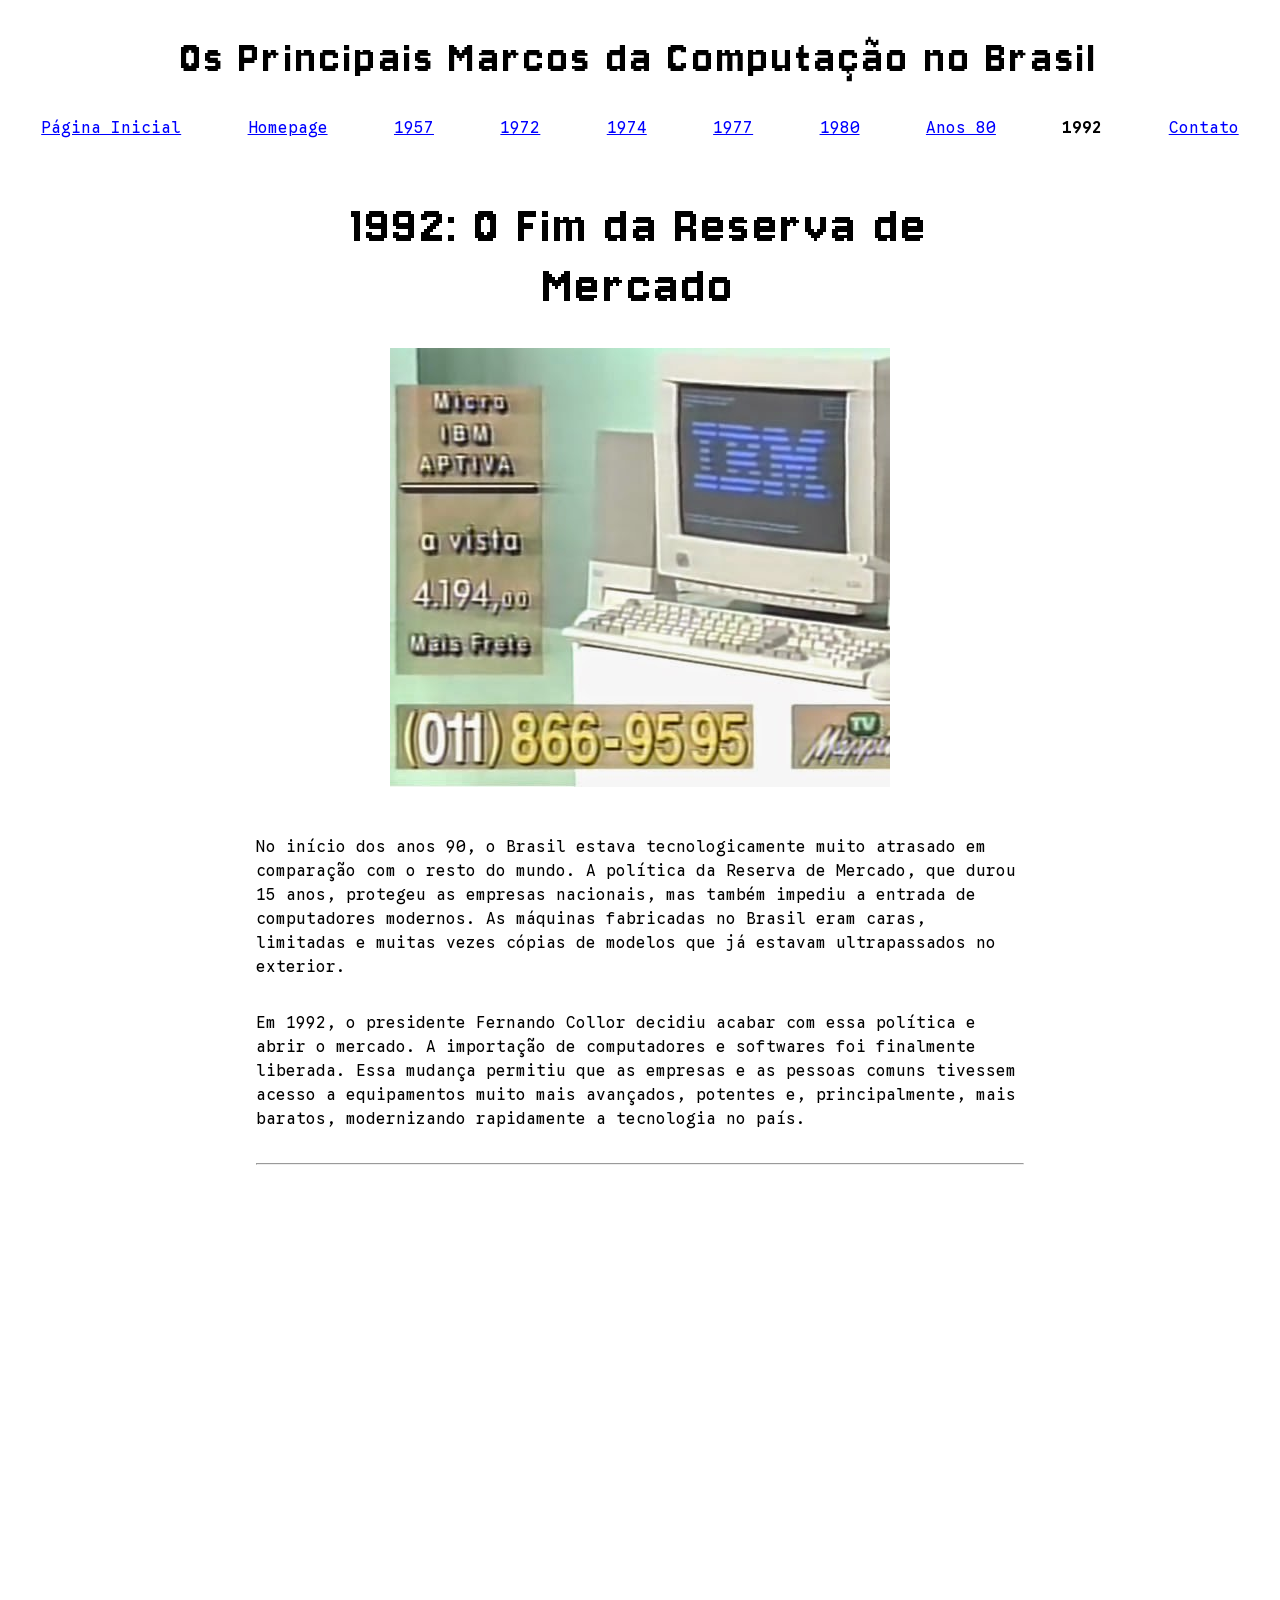
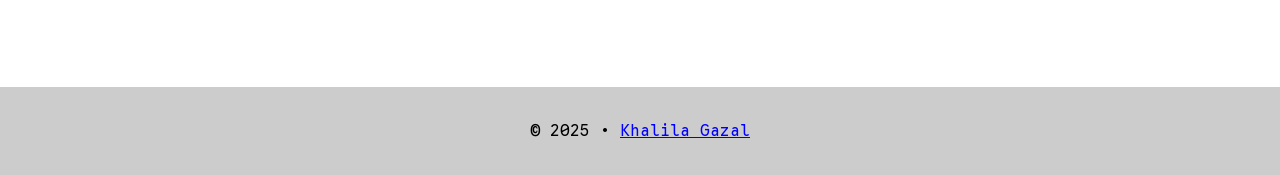
<file: pages/1992.html>
<!DOCTYPE html>
<html lang="pt-br">
<head>
    <meta charset="UTF-8">
    <meta name="viewport" content="width=device-width, initial-scale=1.0">
    <title>1992 | Os Principais Marcos da Computação no Brasil</title>
    <link rel="preconnect" href="https://fonts.googleapis.com">
    <link rel="preconnect" href="https://fonts.gstatic.com" crossorigin>
    <link href="https://fonts.googleapis.com/css2?family=Google+Sans+Code:ital,wght@0,300..800;1,300..800&family=Jersey+10&display=swap" rel="stylesheet">
    <link rel="stylesheet" href="../css/style.css">
    <link rel="shortcut icon" href="../images/favicon.png" type="image/png">
</head>
<body>
    <header>
        <h1>Os Principais Marcos da Computação no Brasil</h1>
        <nav>
            <ul>
                <li><a href="../index.html">Página Inicial</a></li>
                <li><a href="homepage.html">Homepage</a></li>
                <li><a href="1957.html">1957</a></li>
                <li><a href="1972.html">1972</a></li>
                <li><a href="1974.html">1974</a></li>
                <li><a href="1977.html">1977</a></li>
                <li><a href="1980.html">1980</a></li>
                <li><a href="anos80.html">Anos 80</a></li>
                <li><a href="1992.html" class="current">1992</a></li>
                <li><a href="contato.html">Contato</a></li>
            </ul>
        </nav>
    </header>

    <main class="container">
        <h2 class="title">1992: O Fim da Reserva de Mercado</h2>
        <article>
            <section>
                <img src="../images/1992.jpg" alt="Captura de tela de um anúncio de TV antigo para um computador 'Micro IBM APTIVA', mostrando o preço à vista de 4194,00 (mais frete) e um telefone de televendas.">
            </section>
            <section>
                <p>No início dos anos 90, o Brasil estava tecnologicamente muito atrasado em comparação com o resto do mundo. A política da Reserva de Mercado, que durou 15 anos, protegeu as empresas nacionais, mas também impediu a entrada de computadores modernos. As máquinas fabricadas no Brasil eram caras, limitadas e muitas vezes cópias de modelos que já estavam ultrapassados no exterior.</p>
                <p>Em 1992, o presidente Fernando Collor decidiu acabar com essa política e abrir o mercado. A importação de computadores e softwares foi finalmente liberada. Essa mudança permitiu que as empresas e as pessoas comuns tivessem acesso a equipamentos muito mais avançados, potentes e, principalmente, mais baratos, modernizando rapidamente a tecnologia no país.</p>
            </section>
            <hr>
            <section>
                <iframe class="video" src="https://www.youtube.com/embed/cU3330gwoh8?si=g88D-ak9Sm_g6KHf" title="YouTube video player" frameborder="0" allow="accelerometer; autoplay; clipboard-write; encrypted-media; gyroscope; picture-in-picture; web-share" referrerpolicy="strict-origin-when-cross-origin" allowfullscreen></iframe>
            </section>
        </article>
    </main>

    <footer>
        <p>&copy; 2025 &bull; <a href="https://github.com/khaliladev" target="_blank">Khalila Gazal</a></p>
    </footer>
</body>
</html>
</file>
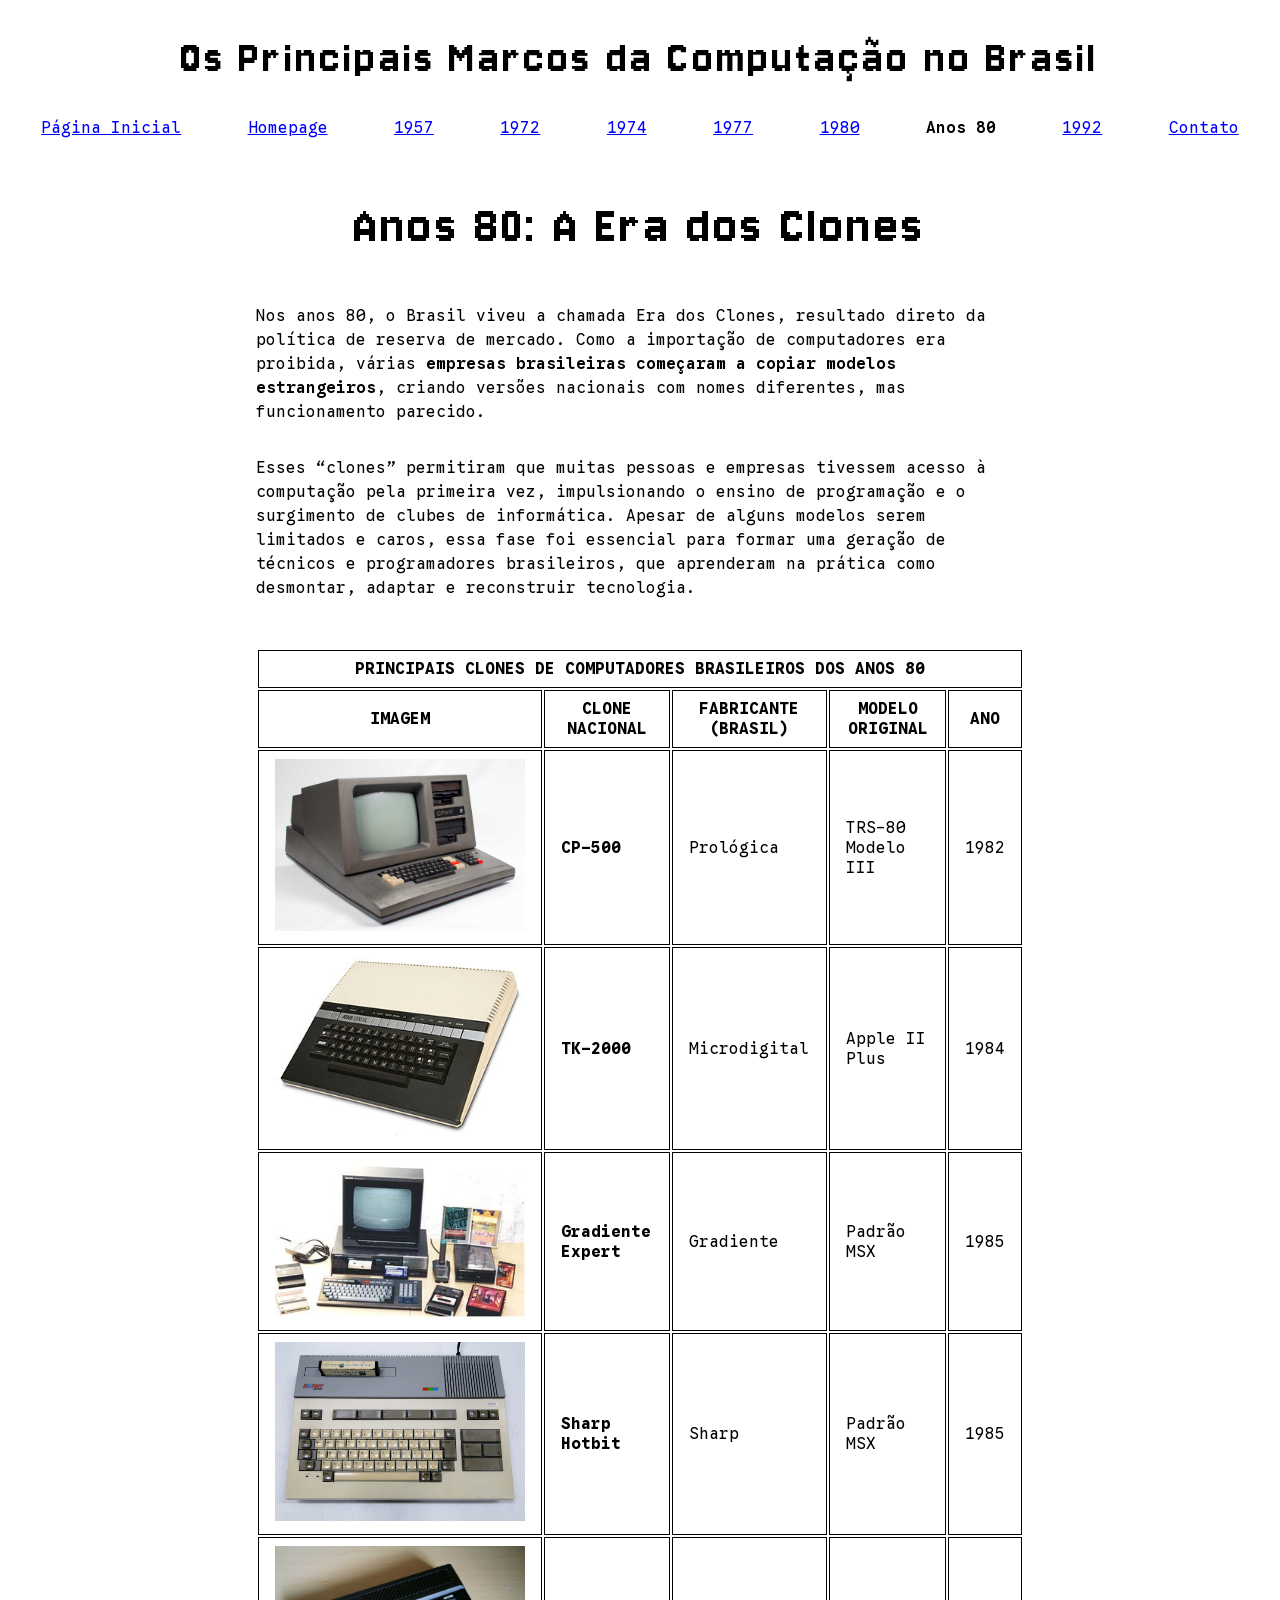
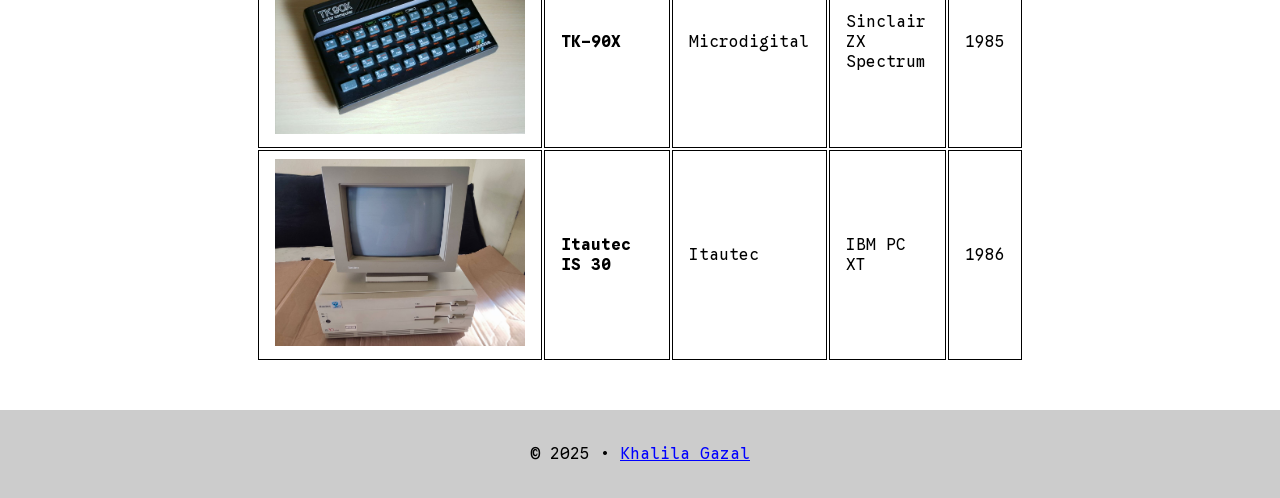
<file: pages/anos80.html>
<!DOCTYPE html>
<html lang="pt-br">
<head>
    <meta charset="UTF-8">
    <meta name="viewport" content="width=device-width, initial-scale=1.0">
    <title>Anos 80 | Os Principais Marcos da Computação no Brasil</title>
    <link rel="preconnect" href="https://fonts.googleapis.com">
    <link rel="preconnect" href="https://fonts.gstatic.com" crossorigin>
    <link href="https://fonts.googleapis.com/css2?family=Google+Sans+Code:ital,wght@0,300..800;1,300..800&family=Jersey+10&display=swap" rel="stylesheet">
    <link rel="stylesheet" href="../css/style.css">
    <link rel="shortcut icon" href="../images/favicon.png" type="image/png">
</head>
<body>
    <header>
        <h1>Os Principais Marcos da Computação no Brasil</h1>
        <nav>
            <ul>
                <li><a href="../index.html">Página Inicial</a></li>
                <li><a href="homepage.html">Homepage</a></li>
                <li><a href="1957.html">1957</a></li>
                <li><a href="1972.html">1972</a></li>
                <li><a href="1974.html">1974</a></li>
                <li><a href="1977.html">1977</a></li>
                <li><a href="1980.html">1980</a></li>
                <li><a href="anos80.html" class="current">Anos 80</a></li>
                <li><a href="1992.html">1992</a></li>
                <li><a href="contato.html">Contato</a></li>
            </ul>
        </nav>
    </header>

    <main class="container">
        <h2 class="title">Anos 80: A Era dos Clones</h2>
        <article>
            <section>
                <p>Nos anos 80, o Brasil viveu a chamada Era dos Clones, resultado direto da política de reserva de mercado. Como a importação de computadores era proibida, várias <span>empresas brasileiras começaram a copiar modelos estrangeiros</span>, criando versões nacionais com nomes diferentes, mas funcionamento parecido.</p>
                <p>Esses “clones” permitiram que muitas pessoas e empresas tivessem acesso à computação pela primeira vez, impulsionando o ensino de programação e o surgimento de clubes de informática. Apesar de alguns modelos serem limitados e caros, essa fase foi essencial para formar uma geração de técnicos e programadores brasileiros, que aprenderam na prática como desmontar, adaptar e reconstruir tecnologia.</p>
            </section>
            <section>
                 <table>
                    <thead>
                        <tr>
                            <th colspan="5">Principais Clones de Computadores Brasileiros dos Anos 80</th>
                        </tr>
                        <tr>
                            <th>Imagem</th>
                            <th>Clone Nacional</th>
                            <th>Fabricante (Brasil)</th>
                            <th>Modelo Original</th>
                            <th>Ano</th>
                        </tr>
                    </thead>
                    <tbody>
                        <tr>
                            <td><img class="img-scale" src="../images/anos80-cp500.jpg" alt="Computador CP-500" class="img-clone"></td>
                            <td><strong>CP-500</strong></td>
                            <td>Prológica</td>
                            <td>TRS-80 Modelo III</td>
                            <td>1982</td>
                        </tr>
                        <tr>
                            <td><img class="img-scale" src="../images/anos80-tk2000.jpg" alt="Computador TK-2000" class="img-clone"></td>
                            <td><strong>TK-2000</strong></td>
                            <td>Microdigital</td>
                            <td>Apple II Plus</td>
                            <td>1984</td>
                        </tr>
                        <tr>
                            <td><img class="img-scale" src="../images/anos80-gradiente.jpg" alt="Computador Gradiente Expert" class="img-clone"></td>
                            <td><strong>Gradiente Expert</strong></td>
                            <td>Gradiente</td>
                            <td>Padrão MSX</td>
                            <td>1985</td>
                        </tr>
                        <tr>
                            <td><img class="img-scale" src="../images/anos80-sharp.jpg" alt="Computador Sharp Hotbit" class="img-clone"></td>
                            <td><strong>Sharp Hotbit</strong></td>
                            <td>Sharp</td>
                            <td>Padrão MSX</td>
                            <td>1985</td>
                        </tr>
                        <tr>
                            <td><img class="img-scale" src="../images/anos80-tk90x.jpg" alt="Computador TK-90X" class="img-clone"></td>
                            <td><strong>TK-90X</strong></td>
                            <td>Microdigital</td>
                            <td>Sinclair ZX Spectrum</td>
                            <td>1985</td>
                        </tr>
                        <tr>
                            <td><img class="img-scale" src="../images/anos80-itautec.jpg" alt="Computador Itautec IS 30" class="img-clone"></td>
                            <td><strong>Itautec IS 30</strong></td>
                            <td>Itautec</td>
                            <td>IBM PC XT</td>
                            <td>1986</td>
                        </tr>
                    </tbody>
                </table>
            </section>
        </article>
    </main>

    <footer>
        <p>&copy; 2025 &bull; <a href="https://github.com/khaliladev" target="_blank">Khalila Gazal</a></p>
    </footer>
</body>
</html>
</file>
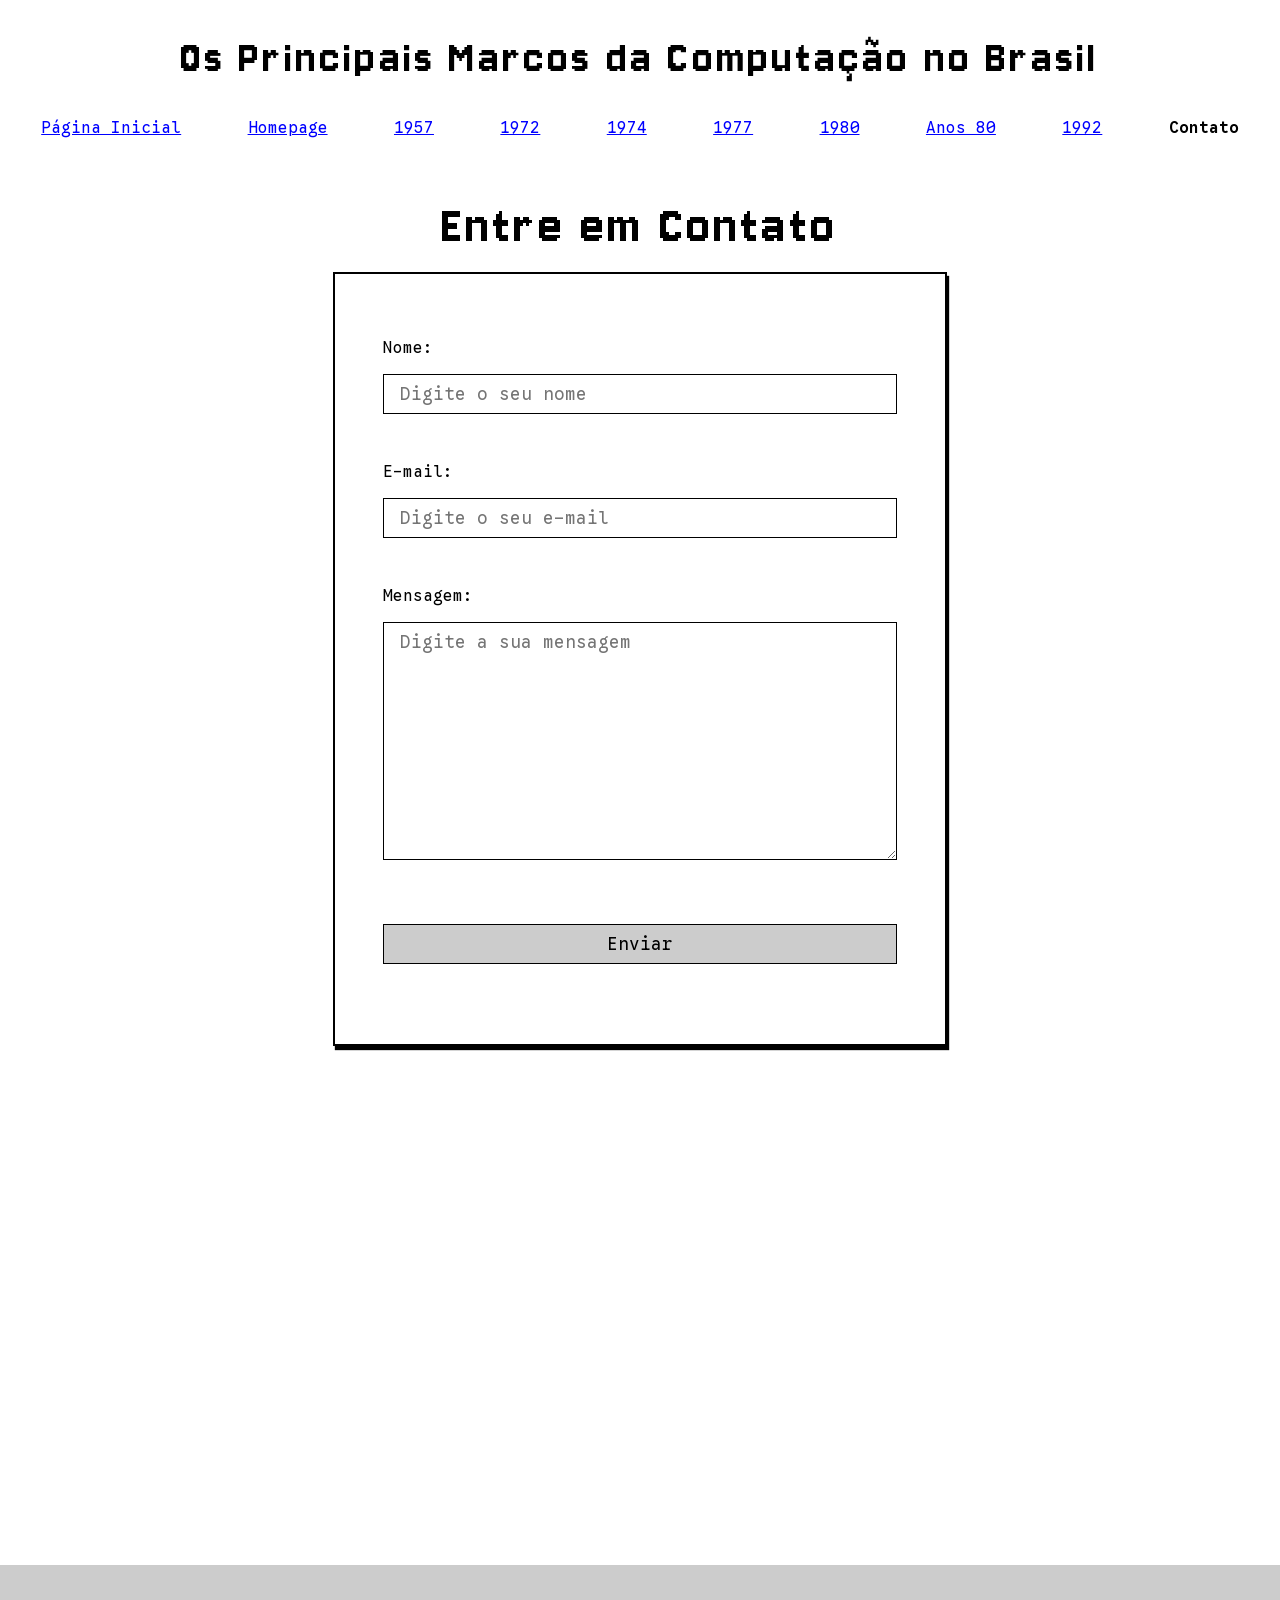
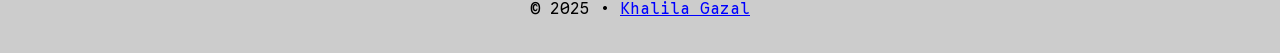
<file: pages/contato.html>
<!DOCTYPE html>
<html lang="pt-br">
<head>
    <meta charset="UTF-8">
    <meta name="viewport" content="width=device-width, initial-scale=1.0">
    <title>Contato | Os Principais Marcos da Computação no Brasil</title>
    <link rel="preconnect" href="https://fonts.googleapis.com">
    <link rel="preconnect" href="https://fonts.gstatic.com" crossorigin>
    <link href="https://fonts.googleapis.com/css2?family=Google+Sans+Code:ital,wght@0,300..800;1,300..800&family=Jersey+10&display=swap" rel="stylesheet">
    <link rel="stylesheet" href="../css/style.css">
    <link rel="shortcut icon" href="../images/favicon.png" type="image/png">
</head>
<body>
    <header>
        <h1>Os Principais Marcos da Computação no Brasil</h1>
        <nav>
            <ul>
                <li><a href="../index.html">Página Inicial</a></li>
                <li><a href="homepage.html">Homepage</a></li>
                <li><a href="1957.html">1957</a></li>
                <li><a href="1972.html">1972</a></li>
                <li><a href="1974.html">1974</a></li>
                <li><a href="1977.html">1977</a></li>
                <li><a href="1980.html">1980</a></li>
                <li><a href="anos80.html">Anos 80</a></li>
                <li><a href="1992.html">1992</a></li>
                <li><a href="contato.html" class="current">Contato</a></li>
            </ul>
        </nav>
    </header>

    <main class="container">
        <h2 class="title">Entre em Contato</h2>
        <form>
            <fieldset>
                <label for="name">Nome:</label>
                <input type="text" name="name" id="name" placeholder="Digite o seu nome" required>
            </fieldset>
            <fieldset>
                <label for="email">E-mail:</label>
                <input type="email" name="email" id="email" placeholder="Digite o seu e-mail" required>
            </fieldset>
            <fieldset>
                <label for="message">Mensagem:</label>
                <textarea name="message" id="message" rows="10" placeholder="Digite a sua mensagem" required></textarea>
            </fieldset>
            <fieldset>
                <input type="submit" value="Enviar">
            </fieldset>
        </form>
        <div>
        </div>
    </main>
    
    <iframe src="https://www.google.com/maps/embed?pb=!1m18!1m12!1m3!1d7316.184659032797!2d-46.6357260898333!3d-23.52918137873359!2m3!1f0!2f0!3f0!3m2!1i1024!2i768!4f13.1!3m3!1m2!1s0x94ce585fbb047051%3A0x1ad799a7c61cd5f3!2sETESP!5e0!3m2!1sen!2sus!4v1762392492062!5m2!1sen!2sus" width="100%" height="450" style="border:0;" allowfullscreen="" loading="lazy" referrerpolicy="no-referrer-when-downgrade"></iframe>

    <footer>
        <p>&copy; 2025 &bull; <a href="https://github.com/khaliladev" target="_blank">Khalila Gazal</a></p>
    </footer>
</body>
</html>
</file>
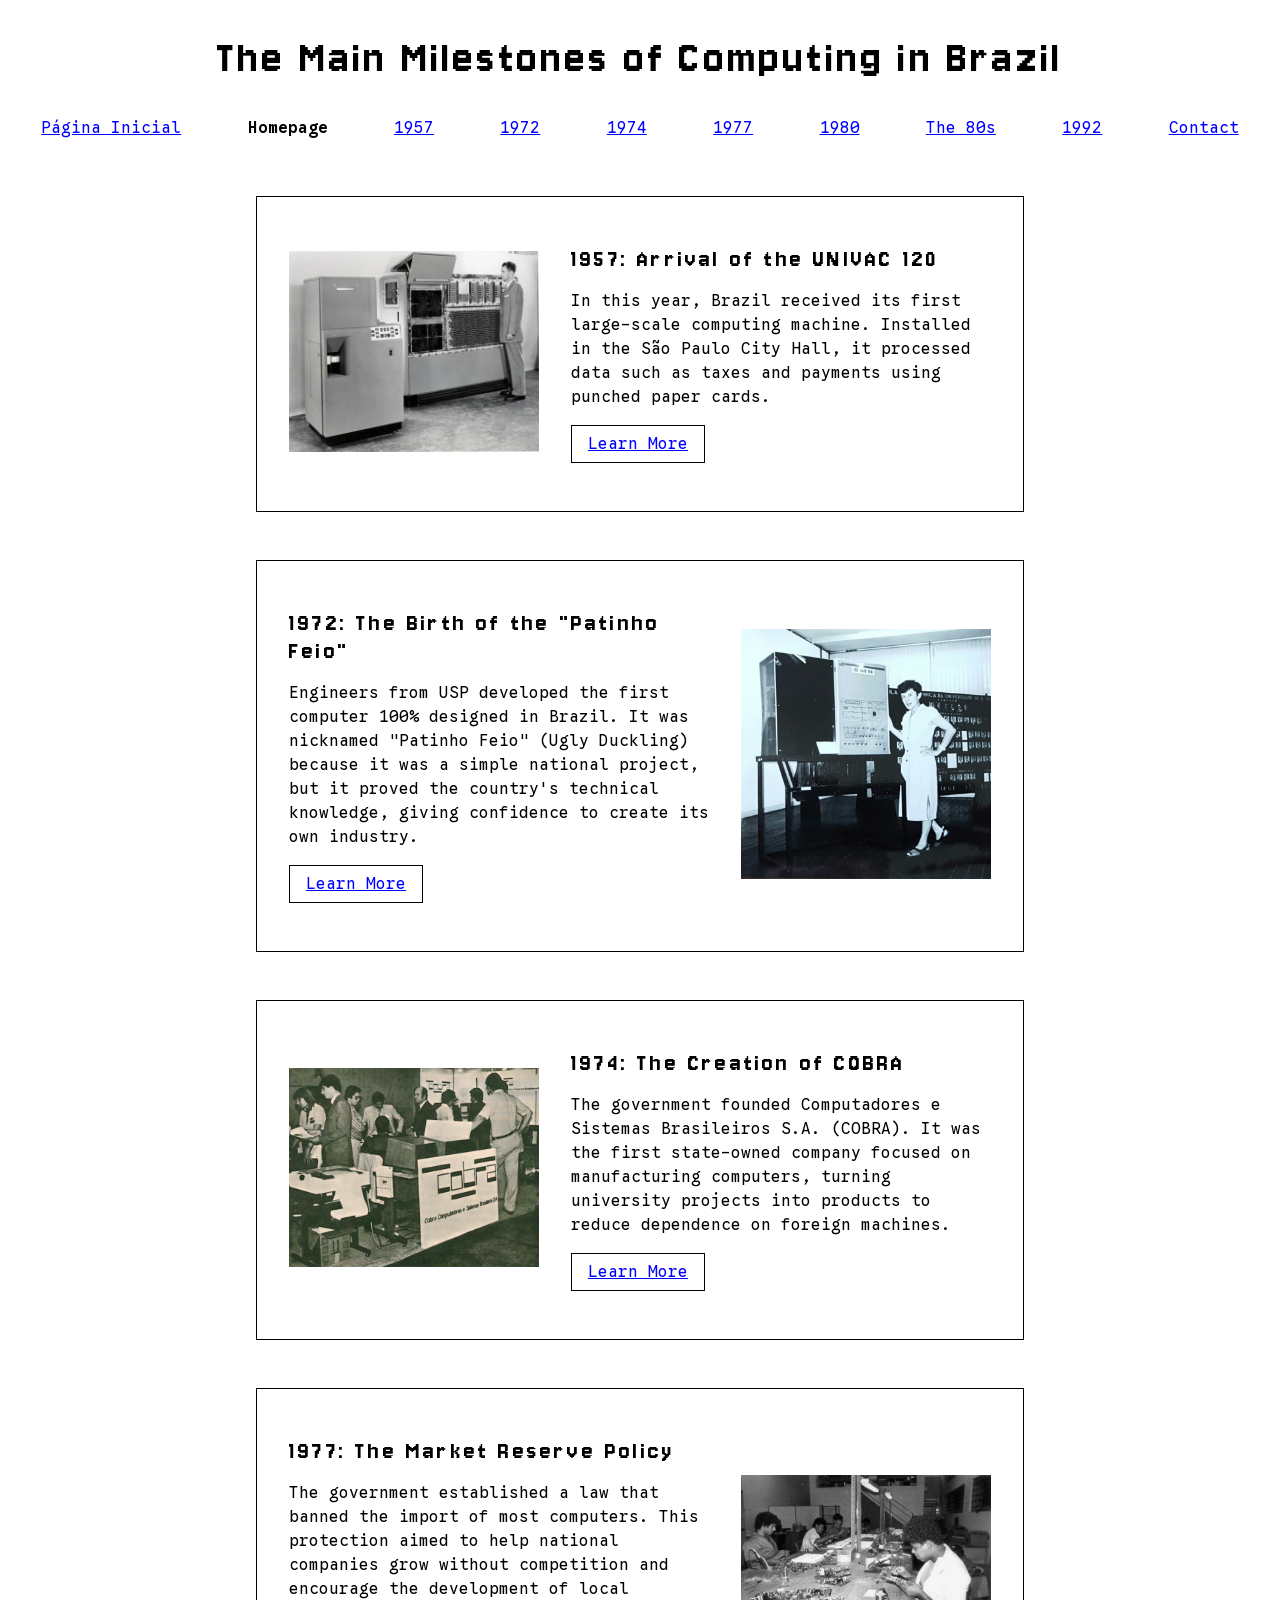
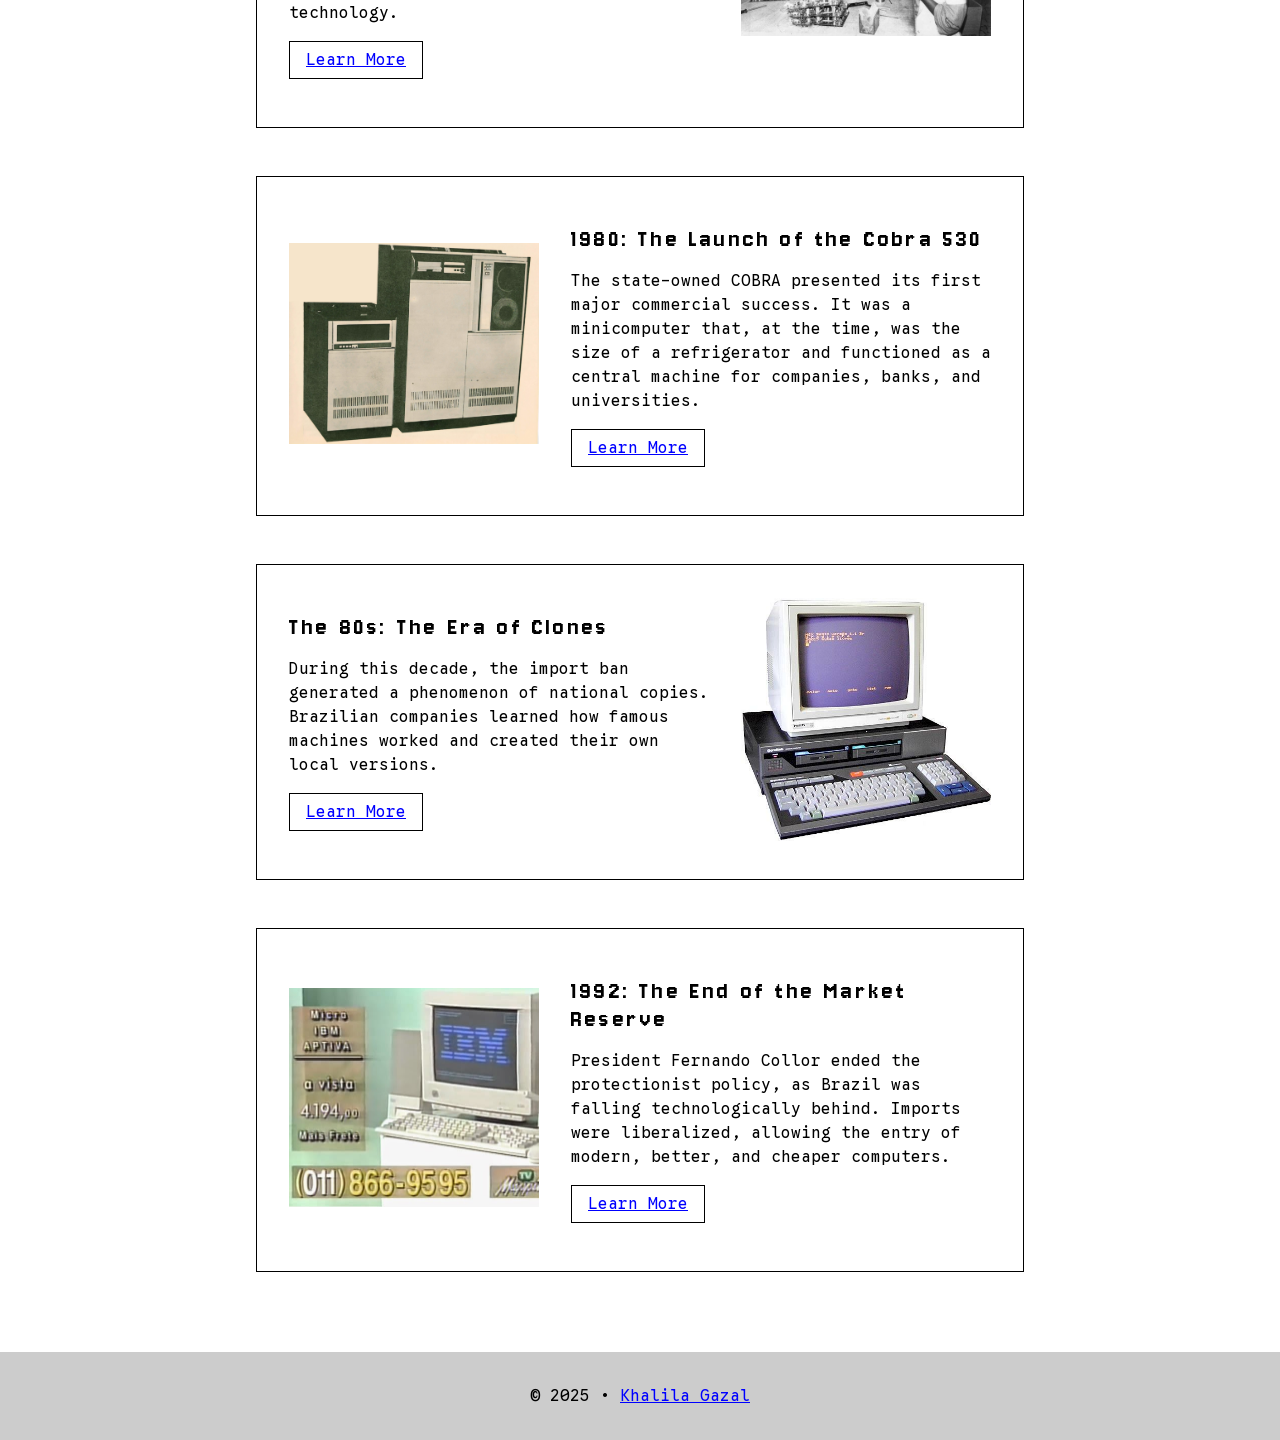
<file: pages/homepage.html>
<!DOCTYPE html>
<html lang="en">
<head>
    <meta charset="UTF-8">
    <meta name="viewport" content="width=device-width, initial-scale=1.0">
    <title>The Main Milestones of Computing in Brazil</title>
    <link rel="preconnect" href="https://fonts.googleapis.com">
    <link rel="preconnect" href="https://fonts.gstatic.com" crossorigin>
    <link href="https://fonts.googleapis.com/css2?family=Google+Sans+Code:ital,wght@0,300..800;1,300..800&family=Jersey+10&display=swap" rel="stylesheet">
    <link rel="stylesheet" href="../css/style.css">
    <link rel="shortcut icon" href="../images/favicon.png" type="image/png">
</head>
<body>
    <header>
        <h1>The Main Milestones of Computing in Brazil</h1>
        <nav>
            <ul>
                <li><a href="../index.html">Página Inicial</a></li>
                <li><a href="homepage.html" class="current">Homepage</a></li>
                <li><a href="1957.html">1957</a></li>
                <li><a href="1972.html">1972</a></li>
                <li><a href="1974.html">1974</a></li>
                <li><a href="1977.html">1977</a></li>
                <li><a href="1980.html">1980</a></li>
                <li><a href="anos80.html">The 80s</a></li>
                <li><a href="1992.html">1992</a></li>
                <li><a href="contato.html">Contact</a></li>
            </ul>
        </nav>
    </header>
    
    <main class="container home">
        <article>
            <figure>
                <img src="../images/1957.jpg" class="img-scale" alt="Black and white photo of a man in a suit next to the UNIVAC 120 computer, a large-scale machine that occupies a room.">
            </figure>
            <section>
                <h2>1957: Arrival of the UNIVAC 120</h2>
                <p>In this year, Brazil received its first large-scale computing machine. Installed in the São Paulo City Hall, it processed data such as taxes and payments using punched paper cards.</p>
                <a href="1957.html">Learn More</a>
            </section>
        </article>
        <article>
            <figure>
                <img src="../images/1972.jpg" class="img-scale" alt="Black and white photo of a woman next to USP's 'Patinho Feio' computer, pointing to its panel.">
            </figure>
            <section>
                <h2>1972: The Birth of the "Patinho Feio"</h2>
                <p>Engineers from USP developed the first computer 100% designed in Brazil. It was nicknamed "Patinho Feio" (Ugly Duckling) because it was a simple national project, but it proved the country's technical knowledge, giving confidence to create its own industry.</p>
                <a href="1972.html">Learn More</a>
            </section>
        </article>
        <article>
            <figure>
                <img src="../images/1974.jpg" class="img-scale" alt="Aged, sepia-toned photo of a COBRA Computadores trade show booth, with people gathered around a terminal and the company's logo featured prominently.">
            </figure>
            <section>
                <h2>1974: The Creation of COBRA</h2>
                <p>The government founded Computadores e Sistemas Brasileiros S.A. (COBRA). It was the first state-owned company focused on manufacturing computers, turning university projects into products to reduce dependence on foreign machines.</p>
                <a href="1974.html">Learn More</a>
            </section>
        </article>
        <article>
            <figure>
                <img src="../images/1977.jpg" class="img-scale" alt="Black and white photo of female workers on a factory assembly line, soldering and assembling circuit boards.">
            </figure>
            <section>
                <h2>1977: The Market Reserve Policy</h2>
                <p>The government established a law that banned the import of most computers. This protection aimed to help national companies grow without competition and encourage the development of local technology.</p>
                <a href="1977.html">Learn More</a>
            </section>
        </article>
        <article>
            <figure>
                <img src="../images/1980.jpg" class="img-scale" alt="Aged, sepia-toned photo of the Cobra 530 minicomputer, showing its large cabinets and reel-to-reel magnetic tape drive.">
            </figure>
            <section>
                <h2>1980: The Launch of the Cobra 530</h2>
                <p>The state-owned COBRA presented its first major commercial success. It was a minicomputer that, at the time, was the size of a refrigerator and functioned as a central machine for companies, banks, and universities.</p>
                <a href="1980.html">Learn More</a>
            </section>
        </article>
        <article>
            <figure>
                <img src="../images/anos80.jpg" class="img-scale" alt="A Brazilian clone microcomputer from the 80s, by the brand Gradiente, with a monitor, keyboard, and two floppy disk drives.">
            </figure>
            <section>
                <h2>The 80s: The Era of Clones</h2>
                <p>During this decade, the import ban generated a phenomenon of national copies. Brazilian companies learned how famous machines worked and created their own local versions.</p>
                <a href="anos80.html">Learn More</a>
            </section>
        </article>
        <article>
            <figure>
                <img src="../images/1992.jpg" class="img-scale" alt="Screenshot of an old TV ad for an 'Micro IBM APTIVA' computer, showing the cash price of 4194.00 (plus shipping) and a telesales phone number.">
            </figure>
            <section>
                <h2>1992: The End of the Market Reserve</h2>
                <p>President Fernando Collor ended the protectionist policy, as Brazil was falling technologically behind. Imports were liberalized, allowing the entry of modern, better, and cheaper computers.</p>
                <a href="1992.html">Learn More</a>
            </section>
        </article>
    </main>
    
    <footer>
        <p>&copy; 2025 &bull; <a href="https://github.com/khaliladev" target="_blank">Khalila Gazal</a></p>
    </footer>
</body>
</html>
</file>
<file: css/style.css>
* {
    box-sizing: border-box;
    margin: 0;
    padding: 0;
}

body {
    font-family: "Google Sans Code", monospace;
    color: #000;
}

.home article {
    align-items: center;
    border: 1px solid #000;
    gap: 2rem;
    padding: 2rem;
    margin: 3rem 0;
}

.home article:nth-child(even) {
    flex-direction: row-reverse;
}

.home p {
    padding: 1rem 0;
}

.home a {
    border: 1px solid #000;
    display: inline-block;
    padding: .5rem 1rem;
}

.container {
    margin: 0 auto;
    max-width: 90%;
    padding-bottom: 2rem;
}

.title {
    font-size: 3.5rem;
    padding: 3rem 0 1rem;
    text-align: center;
}

.video {
    display: block;
    height: 394px;
    margin: 2rem auto;
    max-width: 100%;
    width: 700px;
}

.current,
.current:visited,
a:focus,
a:hover {
    color: #000;
    font-weight: 600;
    text-decoration: none;
}

.img-scale {
    width: 250px;
}

.img-scale:hover {
    scale: 2;
}

img:not(.img-scale) {
    display: block;
    margin: 0 auto;
    max-width: 100%;
}

p,
li,
figcaption {
    line-height: 1.5;
}

p {
    padding: 1rem 0;
}

a,
a:visited {
    color: #00f;
}

ol,
ul {
    padding-left: 2rem;
}

li {
    padding: .5rem 0;
}

span {
    font-weight: 600;
}

h1, 
h2 {
    font-family: "Jersey 10", sans-serif;
    font-weight: 400;
}

h1 {
    font-size: 3rem;
    letter-spacing: .2rem;
    padding-bottom: 1rem;
    text-align: center;
}

h2 {
    font-size: 1.6rem;
    letter-spacing: .2rem;
    padding-top: .5rem;
    text-align: center;
}

h3 {
    padding-bottom: .5rem;
}

header {
    padding: 2rem 1rem 0;
}

nav ul {
    flex-wrap: wrap;
    gap: 1rem;
    justify-content: space-around;
    list-style: none;
    padding-left: 0;
    text-align: center;
}

nav li {
    padding-top: 1rem;
}

figure {
    text-align: center;
}

figcaption {
    padding: 1rem;
    text-align: center;
}

section {
    padding: 1rem 0;
}

table {
    margin: 0 auto;
}

th,
td {
    border: 1px solid #000;
    padding: .5rem 1rem;
}

thead {
    font-weight: 600;
    text-align: center;
    text-transform: uppercase;
}

tfoot {
    font-size: .8rem;
    text-align: center;
}

form {
    border: 2px solid #000;
    box-shadow: 2px 4px 1px #000;
    margin: 0 auto 2rem;
    padding: 3rem 2rem;
}

fieldset {
    border: none;
    padding: 1rem;
}

input,
textarea {
    border: 1px solid #000;
    border-radius: 0;
    display: block;
    font-family: "Google Sans Code", monospace;
    font-size: 1.1rem;
    padding: .5rem 1rem;
    margin: 1rem auto;
    width: 100%;
}

input:focus,
input:hover,
textarea:focus,
textarea:hover {
    outline: 2px solid #000;
}

input[type="submit"] {
    background-color: #ccc;
    border: 1px solid #000;
}

input[type="submit"]:focus,
input[type="submit"]:hover {
    background-color: #aaa;
    cursor: pointer;
}

footer {
    background-color: #ccc;
    padding: 1rem;
    text-align: center;
}

@media (min-width: 768px) {
    h2 {
        padding-top: 0;
        text-align: left;
    }

    form {
        width: 80%;
    }

    input {
        display: inline;
    }

    nav ul,
    .home article {
        display: flex;
    }
}

@media (min-width: 1000px) {
    .container {
        max-width: 60%;
    }
}
</file>
